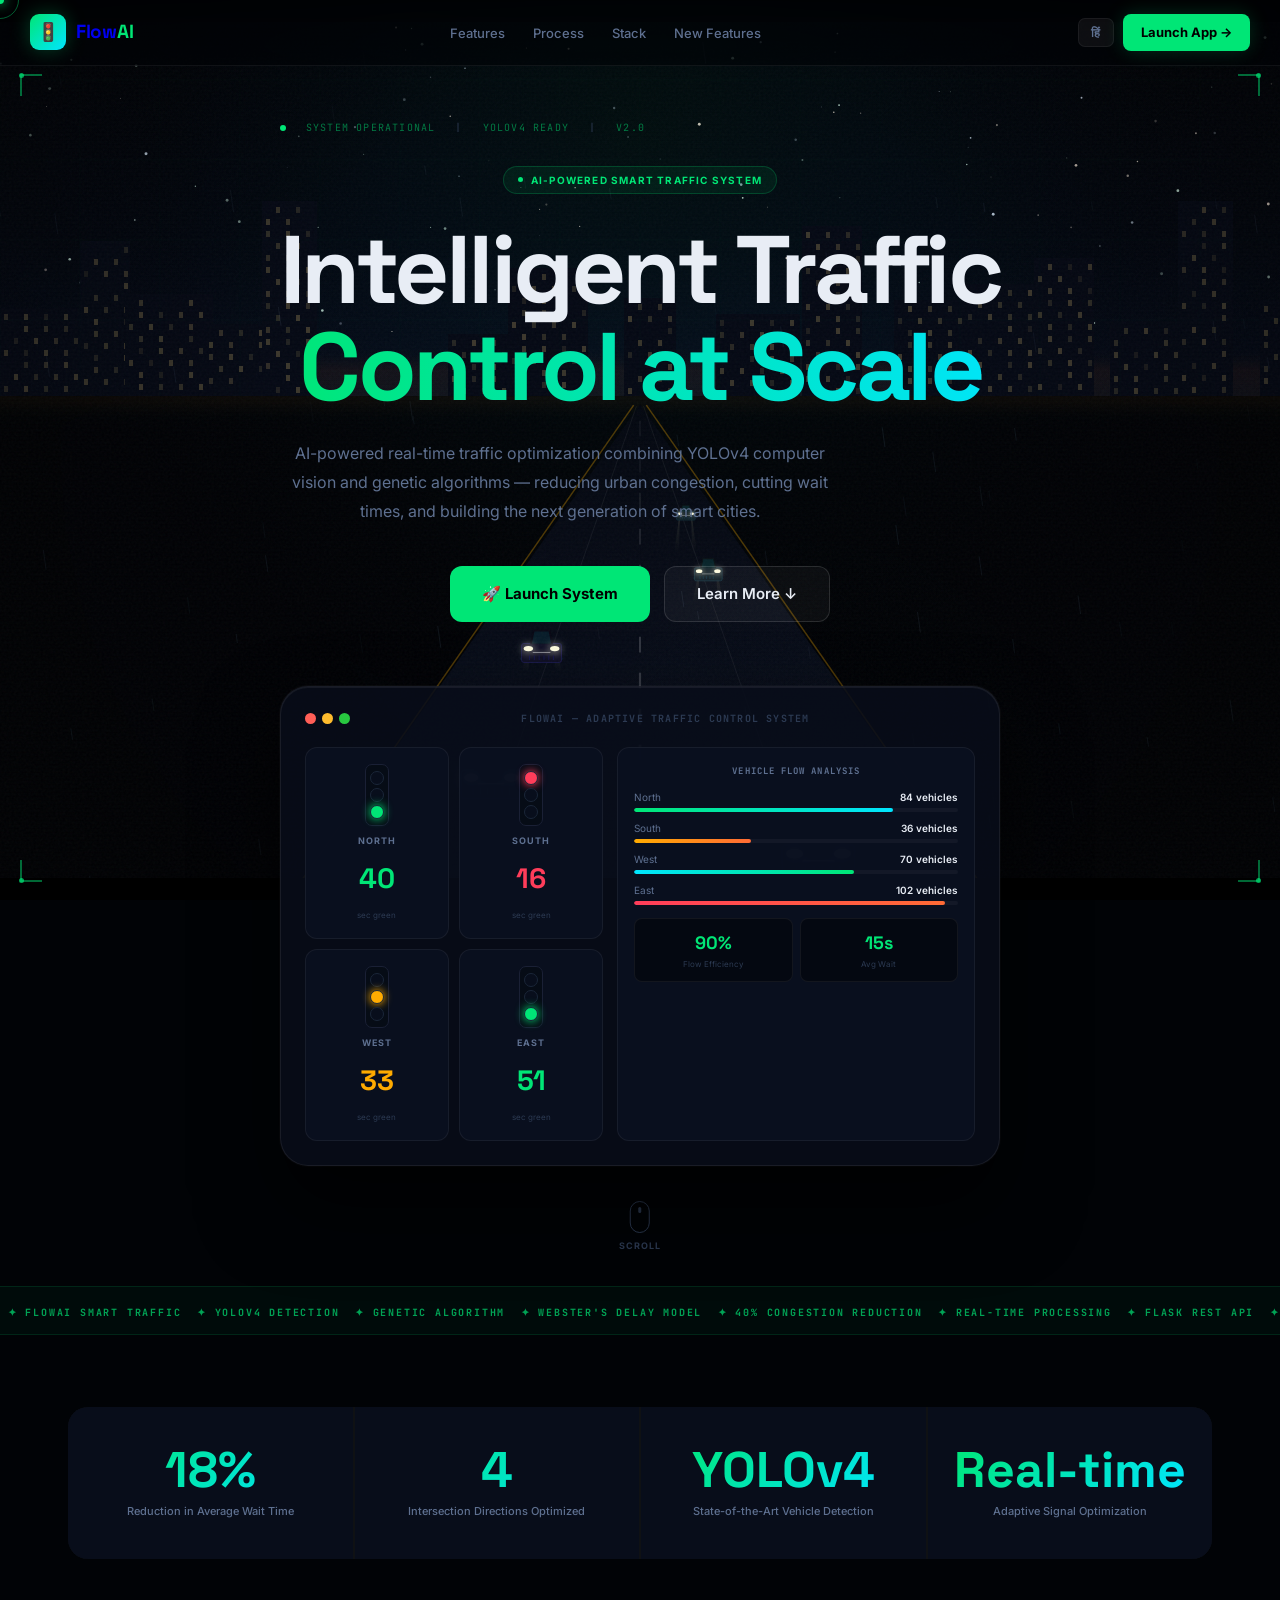
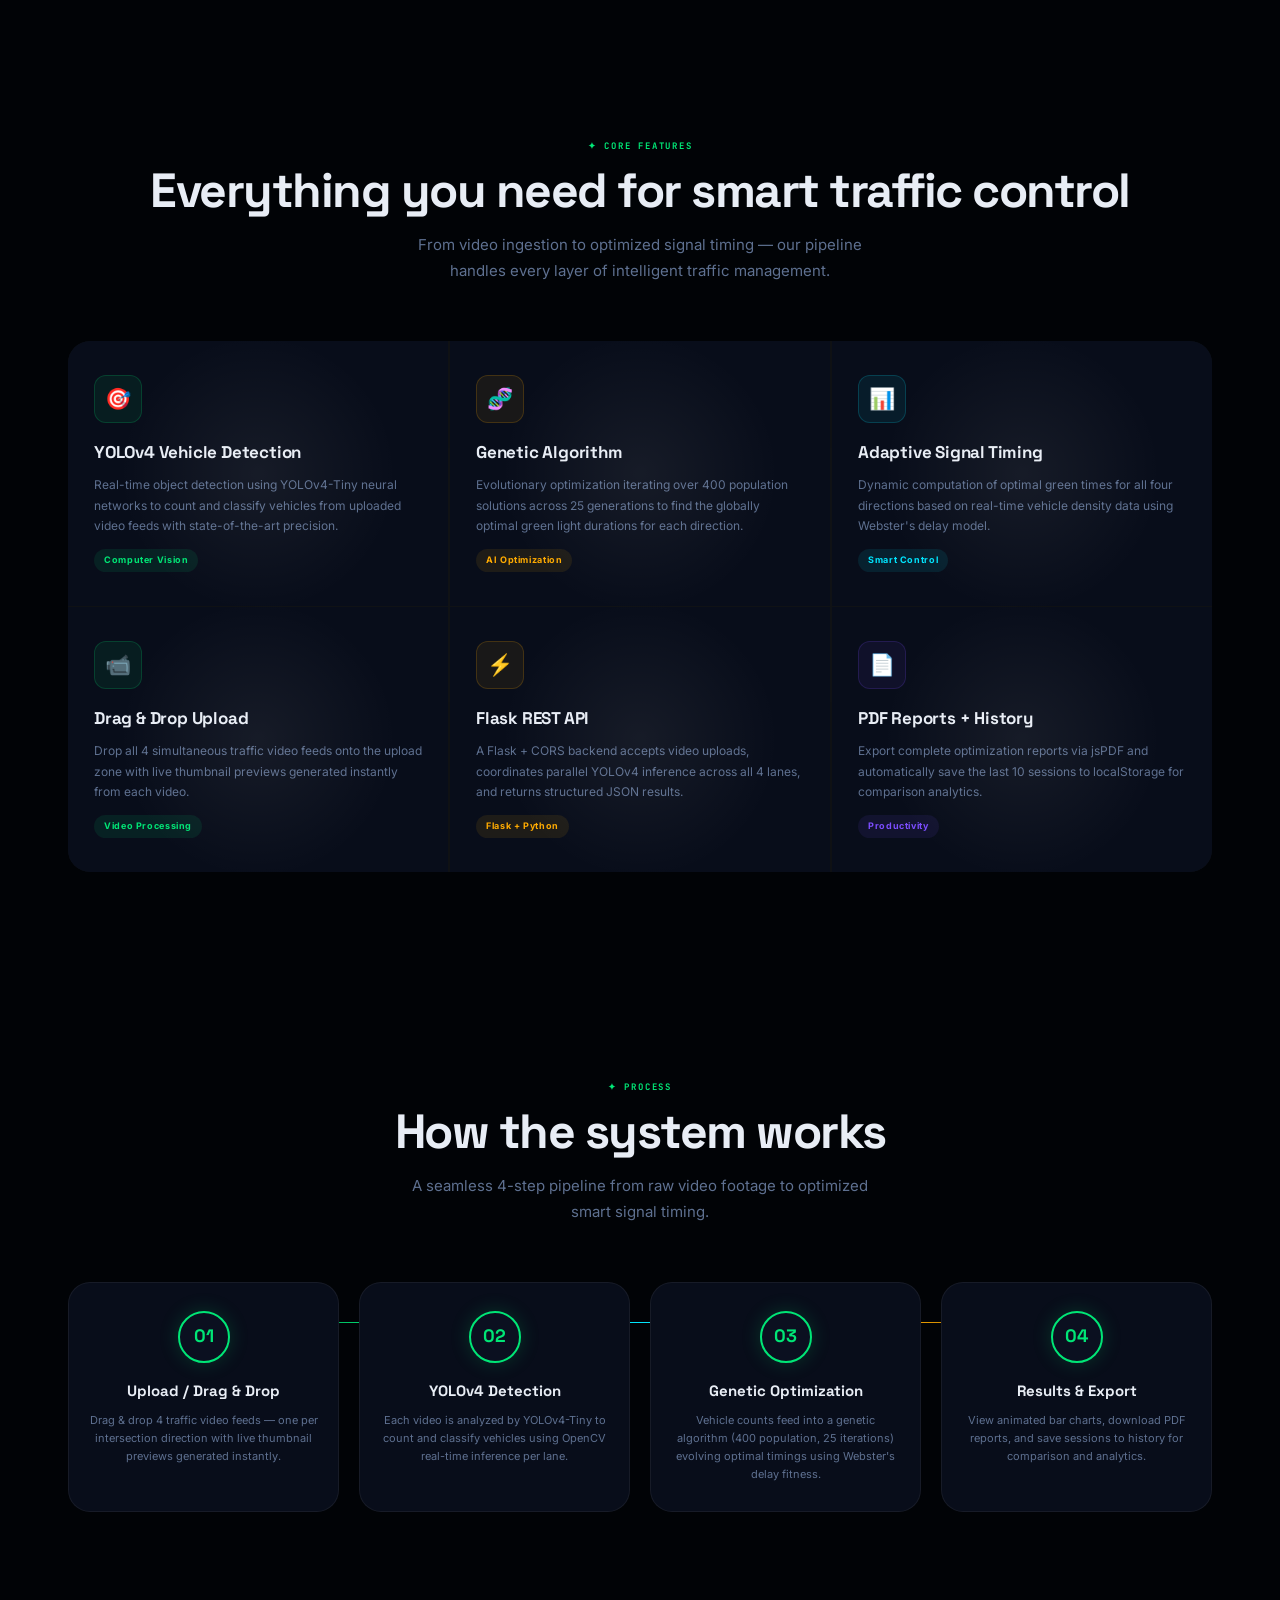
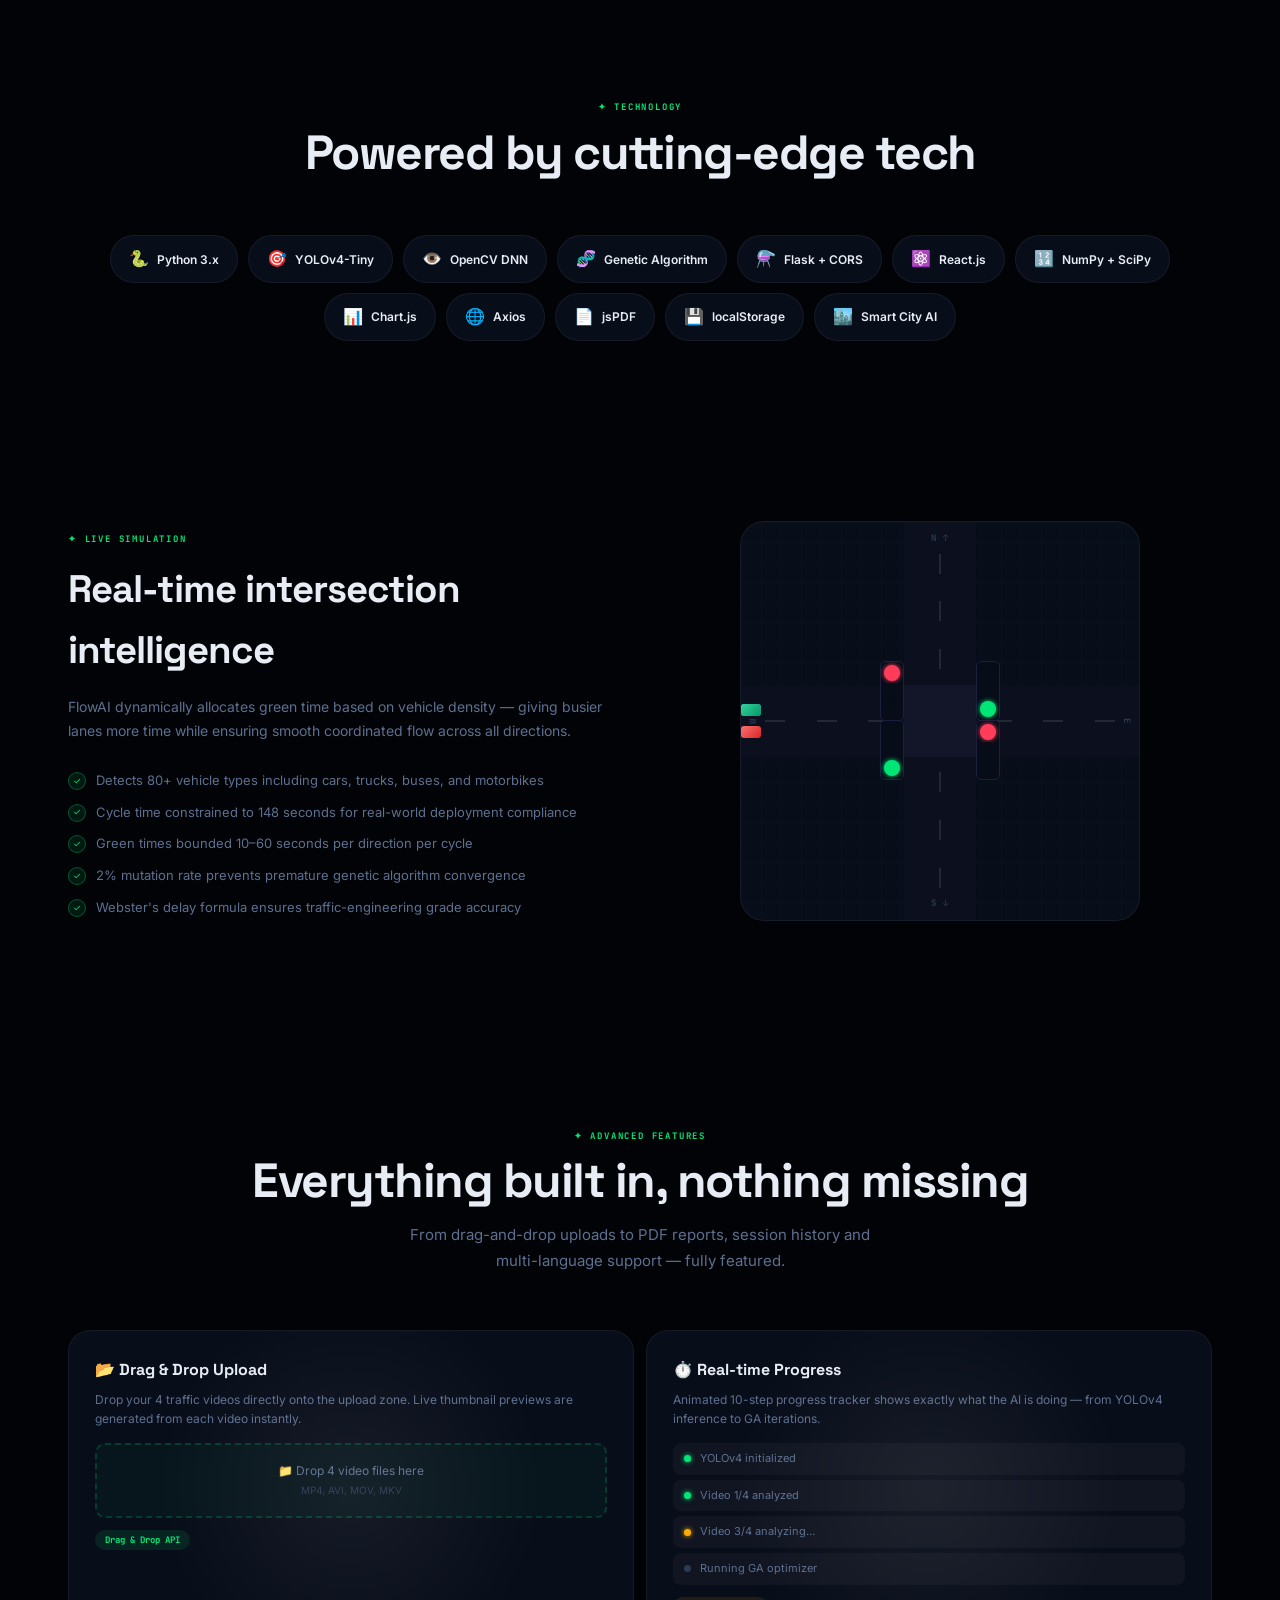
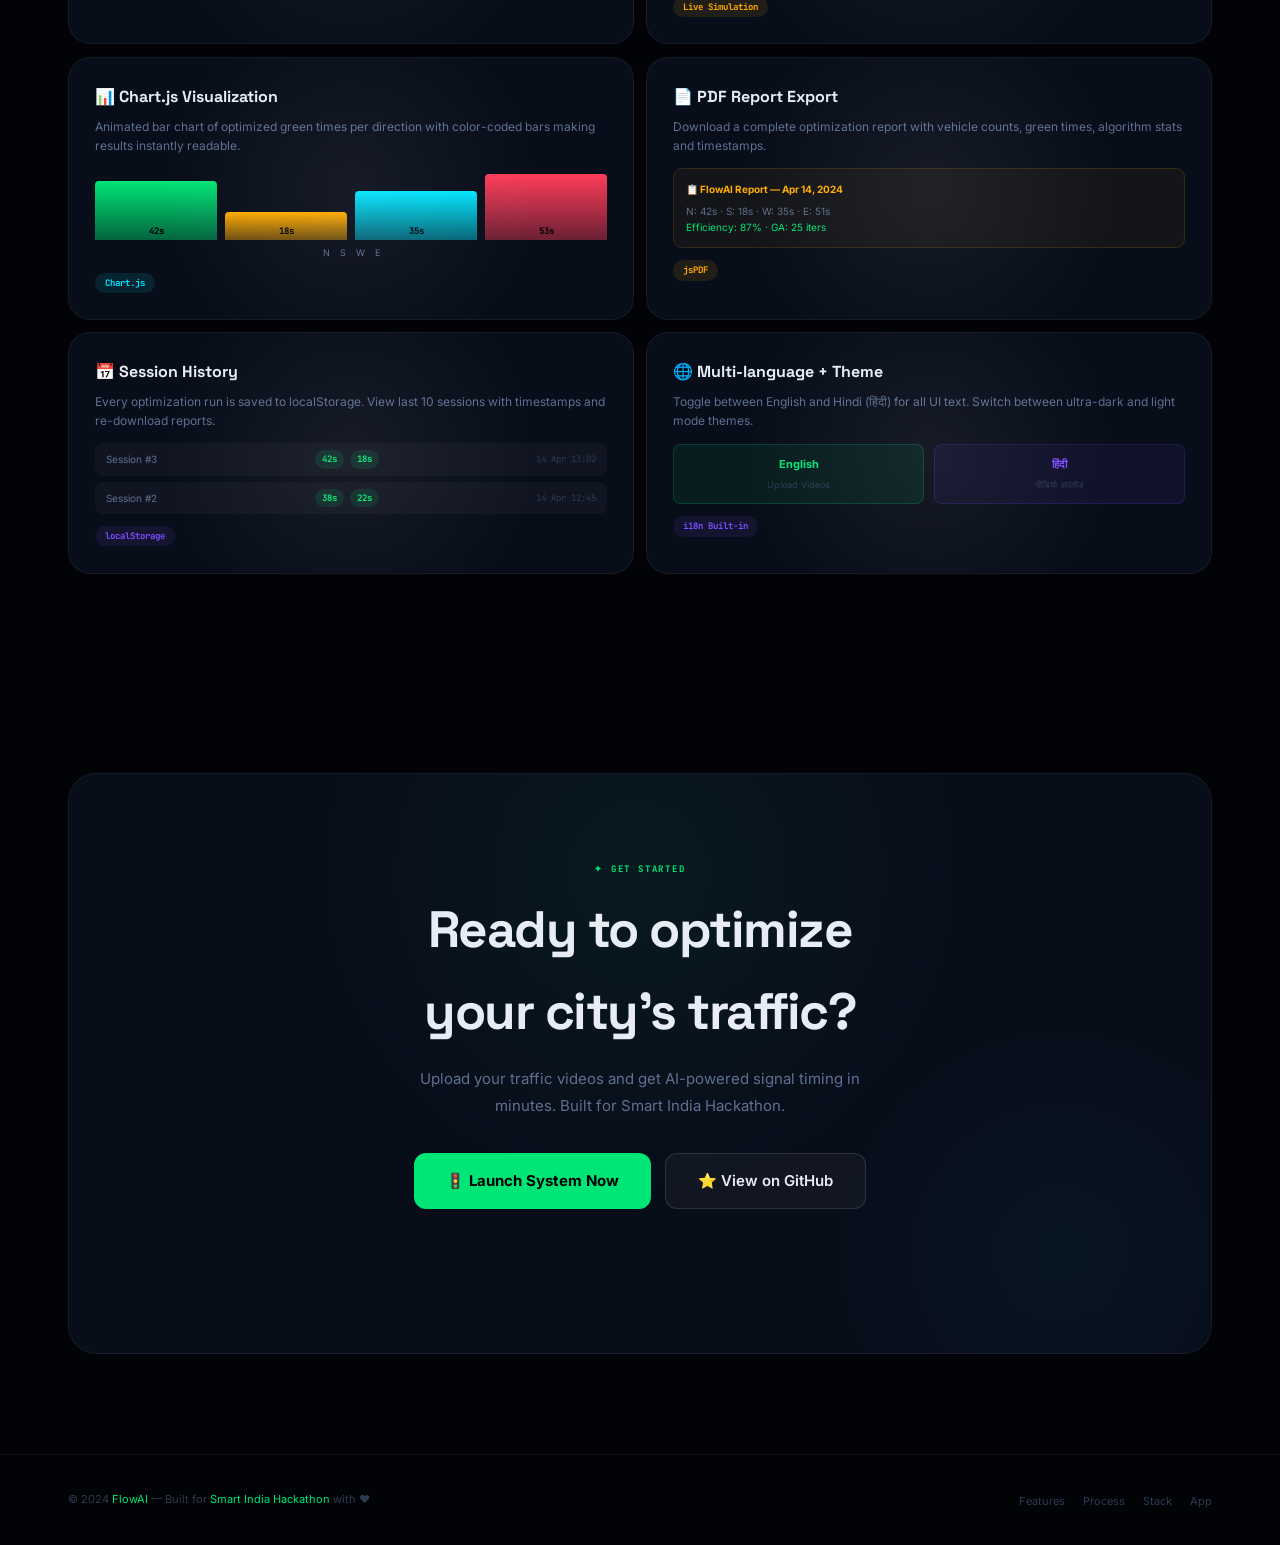
<file: frontend/public/landing.html>
<!DOCTYPE html>
<html lang="en">

<head>
  <meta charset="UTF-8" />
  <meta name="viewport" content="width=device-width, initial-scale=1.0" />
  <meta name="description"
    content="FlowAI — Smart Adaptive Traffic Management powered by YOLOv4 and Genetic Algorithms" />
  <title>FlowAI — Smart Adaptive Traffic Management</title>
  <link rel="preconnect" href="https://fonts.googleapis.com" />
  <link rel="preconnect" href="https://fonts.gstatic.com" crossorigin />
  <link href="https://fonts.googleapis.com/css2?family=Inter:wght@300;400;500;600;700;800;900&family=Space+Grotesk:wght@300;400;500;600;700&family=JetBrains+Mono:wght@400;700&display=swap" rel="stylesheet" />

  <style>
    :root {
      --g: #00e676; --g2: #00c853; --gd: rgba(0,230,118,0.15);
      --a: #ffab00; --r: #ff3d5a; --c: #00e5ff; --p: #7c4dff;
      --bg: #010306; --s1: #080d1a; --s2: #0b1020;
      --tx: #e8edf5; --mt: #5e7090; --dm: #2c3a52;
      --br: rgba(255,255,255,0.06);
      --f: 0.18s cubic-bezier(.4,0,.2,1);
      --m: 0.38s cubic-bezier(.4,0,.2,1);
    }
    *,*::before,*::after{box-sizing:border-box;margin:0;padding:0}
    html{scroll-behavior:smooth;cursor:none}
    body{font-family:'Inter',sans-serif;background:var(--bg);color:var(--tx);overflow-x:hidden;line-height:1.6}
    ::selection{background:rgba(0,230,118,.18);color:var(--g)}

    /* ─── CUSTOM CURSOR ─── */
    .cur-dot{
      width:8px;height:8px;background:var(--g);border-radius:50%;
      position:fixed;top:0;left:0;pointer-events:none;z-index:9999;
      transform:translate(-50%,-50%);
      box-shadow:0 0 12px var(--g),0 0 24px rgba(0,230,118,.3);
      transition:transform .05s ease,background .15s;
    }

    .cur-ring {
      width: 38px;
      height: 38px;
      border-radius: 50%;
      border: 1.5px solid rgba(0, 230, 118, .4);
      position: fixed;
      top: 0;
      left: 0;
      pointer-events: none;
      z-index: 9999;
      transform: translate(-50%, -50%);
      transition: transform .12s ease, width .22s, height .22s, border-color .2s, opacity .2s;
    }

    .cur-dot.clicked {
      transform: translate(-50%, -50%) scale(2);
      background: #fff
    }

    .cur-ring.hov {
      width: 56px;
      height: 56px;
      border-color: rgba(0, 230, 118, .7)
    }

    .cur-ring.hov-text {
      width: 80px;
      height: 80px;
      border-color: rgba(0, 229, 255, .5);
      background: rgba(0, 229, 255, .04)
    }

    /* ─── CANVAS ─── */
    #scv {
      position: fixed;
      top: 0;
      left: 0;
      width: 100%;
      height: 100%;
      z-index: 0;
      pointer-events: none
    }

    /* ─── FILM GRAIN ─── */
    .noise {
      position: fixed;
      inset: 0;
      z-index: 2;
      pointer-events: none;
      background-image: url("data:image/svg+xml,%3Csvg viewBox='0 0 512 512' xmlns='http://www.w3.org/2000/svg'%3E%3Cfilter id='n'%3E%3CfeTurbulence type='fractalNoise' baseFrequency='0.72' numOctaves='4' stitchTiles='stitch'/%3E%3C/filter%3E%3Crect width='100%25' height='100%25' filter='url(%23n)'/%3E%3C/svg%3E");
      opacity: .038;
      animation: noiseA .09s steps(1) infinite;
    }

    @keyframes noiseA {
      0% {
        background-position: 0 0
      }

      20% {
        background-position: -15px 10px
      }

      40% {
        background-position: 8px -12px
      }

      60% {
        background-position: -6px 18px
      }

      80% {
        background-position: 14px -5px
      }

      100% {
        background-position: -10px 8px
      }
    }

    /* ─── CINEMATIC LETTERBOX BARS ─── */
    .film-bar {
      position: fixed;
      left: 0;
      right: 0;
      z-index: 3;
      pointer-events: none;
      background: #000;
      transition: height .6s ease
    }

    .film-bar.top {
      top: 0;
      height: 0px
    }

    .film-bar.bot {
      bottom: 0;
      height: 0px
    }

    .film-bar.active.top,
    .film-bar.active.bot {
      height: 22px
    }

    /* ─── SCROLL PROGRESS ─── */
    .spbar {
      position: fixed;
      top: 0;
      left: 0;
      height: 2px;
      z-index: 200;
      background: linear-gradient(90deg, var(--g), var(--c), var(--a), var(--g));
      background-size: 300% 100%;
      width: 0%;
      transition: width .15s linear;
      animation: sbShimmer 3s linear infinite;
    }

    @keyframes sbShimmer {
      0% {
        background-position: 0%
      }

      100% {
        background-position: 300%
      }
    }

    /* ─── SCAN LINES ─── */
    body::after {
      content: '';
      position: fixed;
      inset: 0;
      background: repeating-linear-gradient(0deg, transparent 0, transparent 3px, rgba(0, 0, 0, .012) 3px, rgba(0, 0, 0, .012) 4px);
      pointer-events: none;
      z-index: 1;
    }

    /* ─── LAYOUT ─── */
    .wrap {
      max-width: 1200px;
      margin: 0 auto;
      padding: 0 28px;
      position: relative;
      z-index: 5
    }

    section {
      position: relative;
      z-index: 5
    }

    /* ─── NAVBAR ─── */
    .nav {
      position: fixed;
      top: 0;
      left: 0;
      right: 0;
      z-index: 100;
      padding: 14px 30px;
      display: flex;
      align-items: center;
      justify-content: space-between;
      gap: 16px;
      background: rgba(1, 3, 6, 0.5);
      backdrop-filter: blur(32px);
      -webkit-backdrop-filter: blur(32px);
      border-bottom: 1px solid var(--br);
      transition: background var(--m);
    }

    .nav.stuck {
      background: rgba(1, 3, 6, .92)
    }

    .logo {
      display: flex;
      align-items: center;
      gap: 10px;
      text-decoration: none
    }

    .logo-icon {
      width: 36px;
      height: 36px;
      background: linear-gradient(135deg, var(--g), var(--c));
      border-radius: 9px;
      display: flex;
      align-items: center;
      justify-content: center;
      font-size: 18px;
      box-shadow: 0 0 20px rgba(0, 230, 118, .28);
    }

    .logo-name {
      font-family: 'Space Grotesk', sans-serif;
      font-size: 19px;
      font-weight: 700;
      letter-spacing: -.3px
    }

    .logo-name em {
      color: var(--g);
      font-style: normal
    }

    .nav-links {
      display: flex;
      align-items: center;
      gap: 2px;
      list-style: none
    }

    .nav-links a {
      font-size: 13px;
      font-weight: 500;
      color: var(--mt);
      text-decoration: none;
      padding: 7px 13px;
      border-radius: 7px;
      transition: all var(--f)
    }

    .nav-links a:hover {
      color: var(--tx);
      background: rgba(255, 255, 255, .05)
    }

    .nav-right {
      display: flex;
      gap: 9px;
      align-items: center
    }

    .lang-btn {
      font-size: 12px;
      font-weight: 700;
      letter-spacing: .06em;
      background: rgba(255, 255, 255, .05);
      border: 1px solid var(--br);
      color: var(--mt);
      padding: 6px 12px;
      border-radius: 7px;
      cursor: none;
      transition: all var(--f);
      font-family: inherit;
    }

    .lang-btn:hover {
      color: var(--g)
    }

    .nav-cta {
      background: var(--g);
      color: #000;
      font-weight: 700;
      font-size: 13px;
      padding: 8px 18px;
      border-radius: 8px;
      text-decoration: none;
      transition: all var(--f);
      box-shadow: 0 0 20px rgba(0, 230, 118, .2);
    }

    .nav-cta:hover {
      background: var(--g2);
      box-shadow: 0 4px 22px rgba(0, 230, 118, .35);
      transform: translateY(-1px)
    }

    /* ─── HERO ─── */
    .hero {
      min-height: 100vh;
      display: flex;
      flex-direction: column;
      align-items: center;
      justify-content: center;
      text-align: center;
      padding: 120px 24px 120px;
      position: relative;
      z-index: 5;
    }

    /* HUD corners */
    .hud-corner {
      position: fixed;
      width: 22px;
      height: 22px;
      z-index: 6;
      border-color: rgba(0, 230, 118, .45);
      border-style: solid;
      pointer-events: none;
      transition: all .8s ease
    }

    .hud-corner.tl {
      top: 74px;
      left: 20px;
      border-width: 2px 0 0 2px
    }

    .hud-corner.tr {
      top: 74px;
      right: 20px;
      border-width: 2px 2px 0 0
    }

    .hud-corner.bl {
      bottom: 18px;
      left: 20px;
      border-width: 0 0 2px 2px
    }

    .hud-corner.br {
      bottom: 18px;
      right: 20px;
      border-width: 0 2px 2px 0
    }

    .hud-corner::before {
      content: '';
      position: absolute;
      width: 5px;
      height: 5px;
      background: var(--g);
      border-radius: 50%;
      opacity: .7;
      animation: hudBlink 2s ease infinite;
    }

    .hud-corner.tl::before {
      top: -3px;
      left: -3px
    }

    .hud-corner.tr::before {
      top: -3px;
      right: -3px
    }

    .hud-corner.bl::before {
      bottom: -3px;
      left: -3px
    }

    .hud-corner.br::before {
      bottom: -3px;
      right: -3px
    }

    @keyframes hudBlink {

      0%,
      100% {
        opacity: .7
      }

      50% {
        opacity: .2
      }
    }

    /* System status bar */
    .sys-status {
      display: flex;
      align-items: center;
      gap: 20px;
      font-family: 'JetBrains Mono', monospace;
      font-size: 10px;
      color: rgba(0, 230, 118, .5);
      letter-spacing: .12em;
      text-transform: uppercase;
      margin-bottom: 28px;
      animation: up .6s ease backwards;
    }

    .sys-dot {
      width: 6px;
      height: 6px;
      background: var(--g);
      border-radius: 50%;
      animation: sysBlink 1.5s ease infinite
    }

    @keyframes sysBlink {

      0%,
      100% {
        opacity: 1;
        box-shadow: 0 0 0 0 var(--g)
      }

      70% {
        opacity: .3;
        box-shadow: 0 0 0 6px transparent
      }
    }

    .sys-sep {
      color: var(--dm)
    }

    .badge {
      display: inline-flex;
      align-items: center;
      gap: 8px;
      background: rgba(0, 230, 118, .07);
      border: 1px solid rgba(0, 230, 118, .2);
      color: var(--g);
      border-radius: 100px;
      font-size: 10px;
      font-weight: 700;
      letter-spacing: .12em;
      text-transform: uppercase;
      padding: 5px 14px;
      margin-bottom: 28px;
      animation: up .6s .05s ease backwards;
    }

    .badge-dot {
      width: 5px;
      height: 5px;
      background: var(--g);
      border-radius: 50%;
      animation: sysBlink 1.4s ease infinite
    }

    /* GLITCH hero title */
    .hero-h1 {
      font-family: 'Space Grotesk', sans-serif;
      font-size: clamp(44px, 7.5vw, 96px);
      font-weight: 800;
      line-height: 1.02;
      letter-spacing: -3.5px;
      margin-bottom: 22px;
      animation: up .7s .1s ease backwards;
      position: relative;
    }

    .hero-h1 .l1 {
      display: block;
      color: var(--tx)
    }

    .hero-h1 .l2 {
      display: block;
      background: linear-gradient(90deg, var(--g) 0%, var(--c) 35%, var(--a) 70%, var(--g) 100%);
      background-size: 300% 100%;
      background-clip: text;
      -webkit-background-clip: text;
      -webkit-text-fill-color: transparent;
      animation: shimmer 5s linear infinite, up .7s .14s ease backwards;
    }

    @keyframes shimmer {
      0% {
        background-position: 0%
      }

      100% {
        background-position: 300%
      }
    }

    .hero-h1::before {
      content: attr(data-text);
      position: absolute;
      top: 0;
      left: 0;
      right: 0;
      color: var(--g);
      animation: glitch1 8s ease infinite;
      clip-path: polygon(0 0, 100% 0, 100% 100%, 0 100%);
      mix-blend-mode: screen;
      opacity: 0;
      pointer-events: none;
    }

    .hero-h1::after {
      content: attr(data-text);
      position: absolute;
      top: 0;
      left: 0;
      right: 0;
      color: var(--c);
      animation: glitch2 8s ease infinite;
      mix-blend-mode: screen;
      opacity: 0;
      pointer-events: none;
    }

    @keyframes glitch1 {

      0%,
      88%,
      100% {
        opacity: 0;
        clip-path: none;
        transform: none
      }

      89% {
        opacity: .9;
        clip-path: polygon(0 22%, 100% 22%, 100% 36%, 0 36%);
        transform: translate(-4px, 0)
      }

      90% {
        clip-path: polygon(0 58%, 100% 58%, 100% 72%, 0 72%);
        transform: translate(4px, 0)
      }

      91% {
        opacity: 0
      }
    }

    @keyframes glitch2 {

      0%,
      90%,
      100% {
        opacity: 0;
        clip-path: none;
        transform: none
      }

      91% {
        opacity: .7;
        clip-path: polygon(0 42%, 100% 42%, 100% 50%, 0 50%);
        transform: translate(3px, 0)
      }

      92% {
        clip-path: polygon(0 62%, 100% 62%, 100% 70%, 0 70%);
        transform: translate(-3px, 0)
      }

      93% {
        opacity: 0
      }
    }

    .hero-sub {
      max-width: 560px;
      font-size: 16px;
      color: var(--mt);
      line-height: 1.8;
      margin-bottom: 40px;
      animation: up .7s .2s ease backwards;
    }

    .hero-btns {
      display: flex;
      gap: 14px;
      justify-content: center;
      flex-wrap: wrap;
      margin-bottom: 64px;
      animation: up .7s .26s ease backwards;
    }

    /* MAGNETIC BUTTONS */
    .btn-primary {
      display: inline-flex;
      align-items: center;
      gap: 9px;
      background: var(--g);
      color: #000;
      font-weight: 700;
      font-size: 15px;
      padding: 15px 32px;
      border-radius: 12px;
      text-decoration: none;
      border: none;
      cursor: none;
      transition: background var(--f), box-shadow var(--f);
      box-shadow: 0 0 0 0 rgba(0, 230, 118, .3);
      position: relative;
      overflow: hidden;
    }

    .btn-primary::before {
      content: '';
      position: absolute;
      inset: 0;
      background: linear-gradient(135deg, rgba(255, 255, 255, .15), transparent);
      opacity: 0;
      transition: opacity var(--f);
    }

    .btn-primary:hover {
      background: var(--g2);
      box-shadow: 0 0 40px rgba(0, 230, 118, .4)
    }

    .btn-primary:hover::before {
      opacity: 1
    }

    .btn-secondary {
      display: inline-flex;
      align-items: center;
      gap: 9px;
      background: rgba(255, 255, 255, .04);
      border: 1px solid rgba(255, 255, 255, .12);
      color: var(--tx);
      font-weight: 600;
      font-size: 15px;
      padding: 15px 32px;
      border-radius: 12px;
      text-decoration: none;
      cursor: none;
      transition: all var(--f);
      font-family: inherit;
      position: relative;
      overflow: hidden;
    }

    .btn-secondary:hover {
      background: rgba(255, 255, 255, .08);
      border-color: rgba(255, 255, 255, .22)
    }

    /* Hero dashboard */
    .hdash {
      width: 100%;
      max-width: 900px;
      margin: 0 auto;
      animation: up .9s .35s ease backwards;
    }

    .hdash-card {
      background: rgba(8, 13, 26, 0.88);
      border: 1px solid rgba(255, 255, 255, .07);
      border-radius: 28px;
      padding: 24px;
      backdrop-filter: blur(24px);
      -webkit-backdrop-filter: blur(24px);
      box-shadow: 0 40px 80px rgba(0, 0, 0, .7), 0 0 0 1px rgba(255, 255, 255, .03), inset 0 1px 0 rgba(255, 255, 255, .06);
    }

    .mac-bar {
      display: flex;
      align-items: center;
      gap: 6px;
      margin-bottom: 20px
    }

    .mac {
      width: 11px;
      height: 11px;
      border-radius: 50%
    }

    .mac.r {
      background: #ff5f57
    }

    .mac.y {
      background: #febc2e
    }

    .mac.g {
      background: #28c840
    }

    .mac-title {
      flex: 1;
      text-align: center;
      font-size: 10px;
      font-weight: 700;
      color: var(--dm);
      letter-spacing: .12em;
      text-transform: uppercase;
      font-family: 'JetBrains Mono', monospace
    }

    .hdash-inner {
      display: grid;
      grid-template-columns: 1fr 1.2fr;
      gap: 14px
    }

    /* Signal cards */
    .sigs {
      display: grid;
      grid-template-columns: 1fr 1fr;
      gap: 10px
    }

    .sig {
      background: rgba(11, 16, 32, .9);
      border: 1px solid var(--br);
      border-radius: 12px;
      padding: 16px 12px;
      display: flex;
      flex-direction: column;
      align-items: center;
      gap: 8px;
      transition: all var(--m);
    }

    .sig:hover {
      border-color: rgba(0, 230, 118, .3);
      transform: translateY(-2px);
      box-shadow: 0 8px 24px rgba(0, 0, 0, .4)
    }

    .sig-box {
      background: #060c16;
      border: 1px solid #1a2035;
      border-radius: 7px;
      padding: 6px 4px;
      display: flex;
      flex-direction: column;
      gap: 3px
    }

    .sb {
      width: 14px;
      height: 14px;
      border-radius: 50%;
      background: #080e1c;
      border: 1px solid #1a2638
    }

    .sb.g {
      background: var(--g);
      box-shadow: 0 0 10px var(--g);
      animation: sgGlow 1.2s ease infinite
    }

    .sb.r {
      background: var(--r);
      box-shadow: 0 0 8px var(--r)
    }

    .sb.y {
      background: var(--a);
      box-shadow: 0 0 8px var(--a)
    }

    @keyframes sgGlow {

      0%,
      100% {
        box-shadow: 0 0 8px var(--g), 0 0 16px rgba(0, 230, 118, .3)
      }

      50% {
        box-shadow: 0 0 14px var(--g), 0 0 28px rgba(0, 230, 118, .5)
      }
    }

    .sig-dir {
      font-size: 9px;
      font-weight: 700;
      letter-spacing: .12em;
      color: var(--mt);
      text-transform: uppercase
    }

    .sig-t {
      font-family: 'Space Grotesk', sans-serif;
      font-size: 28px;
      font-weight: 800;
      color: var(--g)
    }

    .sig-u {
      font-size: 8px;
      color: var(--dm)
    }

    /* Flow panel */
    .flow-p {
      background: rgba(11, 16, 32, .9);
      border: 1px solid var(--br);
      border-radius: 12px;
      padding: 16px;
      display: flex;
      flex-direction: column;
      gap: 11px
    }

    .fp-hd {
      font-size: 9px;
      font-weight: 700;
      letter-spacing: .12em;
      text-transform: uppercase;
      color: var(--mt);
      font-family: 'JetBrains Mono', monospace
    }

    .fp-bars {
      display: flex;
      flex-direction: column;
      gap: 8px
    }

    .fp-bar {
      display: flex;
      flex-direction: column;
      gap: 3px
    }

    .fp-info {
      display: flex;
      justify-content: space-between;
      font-size: 10px;
      color: var(--mt)
    }

    .fp-info strong {
      color: var(--tx);
      font-size: 10px;
      font-weight: 600
    }

    .fp-tr {
      height: 4px;
      background: rgba(255, 255, 255, .04);
      border-radius: 2px;
      overflow: hidden
    }

    .fp-fill {
      height: 100%;
      border-radius: 2px;
      transform-origin: left;
      animation: barGrow 1.2s cubic-bezier(.4, 0, .2, 1) forwards
    }

    @keyframes barGrow {
      from {
        transform: scaleX(0)
      }

      to {
        transform: scaleX(1)
      }
    }

    .fp-fill.g {
      background: linear-gradient(90deg, var(--g), var(--c))
    }

    .fp-fill.a {
      background: linear-gradient(90deg, var(--a), #ff6b35);
      animation-delay: .1s
    }

    .fp-fill.c {
      background: linear-gradient(90deg, var(--c), var(--g));
      animation-delay: .05s
    }

    .fp-fill.r {
      background: linear-gradient(90deg, var(--r), #ff6b35);
      animation-delay: .18s
    }

    .fp-metrics {
      display: grid;
      grid-template-columns: 1fr 1fr;
      gap: 7px;
      margin-top: 2px
    }

    .fp-m {
      background: rgba(4, 7, 14, .8);
      border: 1px solid var(--br);
      border-radius: 8px;
      padding: 10px
    }

    .fp-mn {
      font-family: 'Space Grotesk', sans-serif;
      font-size: 18px;
      font-weight: 700;
      color: var(--g)
    }

    .fp-ml {
      font-size: 8px;
      color: var(--dm)
    }

    /* Scroll hint */
    .scroll-hint {
      position: absolute;
      bottom: 32px;
      left: 50%;
      transform: translateX(-50%);
      display: flex;
      flex-direction: column;
      align-items: center;
      gap: 6px;
      font-size: 9px;
      font-weight: 700;
      letter-spacing: .12em;
      text-transform: uppercase;
      color: var(--dm);
      animation: floatY 2.2s ease infinite;
    }

    .sw {
      width: 20px;
      height: 32px;
      border: 1.5px solid var(--dm);
      border-radius: 10px;
      position: relative
    }

    .sw::before {
      content: '';
      position: absolute;
      top: 5px;
      left: 50%;
      transform: translateX(-50%);
      width: 3px;
      height: 6px;
      background: var(--dm);
      border-radius: 1.5px;
      animation: swDot 2.2s ease infinite
    }

    @keyframes swDot {
      0% {
        transform: translateX(-50%) translateY(0);
        opacity: 1
      }

      100% {
        transform: translateX(-50%) translateY(11px);
        opacity: 0
      }
    }

    @keyframes floatY {

      0%,
      100% {
        transform: translateX(-50%) translateY(0)
      }

      50% {
        transform: translateX(-50%) translateY(5px)
      }
    }

    @keyframes up {
      from {
        opacity: 0;
        transform: translateY(22px)
      }

      to {
        opacity: 1;
        transform: translateY(0)
      }
    }

    /* ─── TICKER ─── */
    .ticker-wrap {
      overflow: hidden;
      padding: 11px 0;
      z-index: 5;
      position: relative;
      border-top: 1px solid rgba(0, 230, 118, .12);
      border-bottom: 1px solid rgba(0, 230, 118, .12);
      background: rgba(0, 230, 118, .04);
    }

    .ticker {
      white-space: nowrap;
      display: inline-block;
      font-size: 10px;
      font-weight: 700;
      letter-spacing: .18em;
      text-transform: uppercase;
      color: rgba(0, 230, 118, .7);
      font-family: 'JetBrains Mono', monospace;
      animation: tickerRoll 30s linear infinite;
    }

    @keyframes tickerRoll {
      from {
        transform: translateX(0)
      }

      to {
        transform: translateX(-50%)
      }
    }

    /* ─── STATS ─── */
    .stats-sec {
      padding: 72px 0
    }

    .stats-g {
      display: grid;
      grid-template-columns: repeat(4, 1fr);
      gap: 2px;
      background: var(--br);
      border-radius: 20px;
      overflow: hidden;
    }

    .stat-c {
      background: var(--s1);
      padding: 38px 24px;
      text-align: center;
      transition: background var(--f);
      cursor: default;
    }

    .stat-c:hover {
      background: var(--s2)
    }

    .stat-n {
      font-family: 'Space Grotesk', sans-serif;
      font-size: 50px;
      font-weight: 800;
      line-height: 1;
      background: linear-gradient(135deg, var(--g), var(--c));
      background-clip: text;
      -webkit-background-clip: text;
      -webkit-text-fill-color: transparent;
      margin-bottom: 8px;
    }

    .stat-l {
      font-size: 11px;
      color: var(--mt);
      font-weight: 500
    }

    /* ─── SECTION HEADER ─── */
    .sh {
      text-align: center;
      margin-bottom: 56px
    }

    .sh-tag {
      display: inline-block;
      font-size: 9px;
      font-weight: 700;
      letter-spacing: .2em;
      text-transform: uppercase;
      color: var(--g);
      margin-bottom: 12px;
      font-family: 'JetBrains Mono', monospace
    }

    .sh-title {
      font-family: 'Space Grotesk', sans-serif;
      font-size: clamp(28px, 4vw, 48px);
      font-weight: 800;
      letter-spacing: -1.5px;
      line-height: 1.1;
      margin-bottom: 14px
    }

    .sh-desc {
      font-size: 15px;
      color: var(--mt);
      max-width: 480px;
      margin: 0 auto;
      line-height: 1.75
    }

    /* ─── FEATURES 3D TILT CARDS ─── */
    .feat-sec {
      padding: 100px 0
    }

    .feat-g {
      display: grid;
      grid-template-columns: repeat(3, 1fr);
      gap: 2px;
      background: var(--br);
      border-radius: 22px;
      overflow: hidden
    }

    .tilt-card {
      background: var(--s1);
      padding: 34px 26px;
      position: relative;
      overflow: hidden;
      transition: background var(--f);
      cursor: none;
      transform-style: preserve-3d;
      will-change: transform;
    }

    .tilt-card:hover {
      background: var(--s2)
    }

    .card-shine {
      position: absolute;
      inset: 0;
      background: radial-gradient(circle at 50% 50%, rgba(255, 255, 255, .06), transparent 60%);
      pointer-events: none;
      transition: background .1s;
    }

    .tilt-card::before {
      content: '';
      position: absolute;
      top: 0;
      left: 0;
      width: 100%;
      height: 1.5px;
      background: linear-gradient(90deg, transparent, var(--g), transparent);
      transform: translateX(-110%);
      transition: transform .5s ease;
    }

    .tilt-card:hover::before {
      transform: translateX(110%)
    }

    .feat-icon {
      width: 48px;
      height: 48px;
      border-radius: 12px;
      display: flex;
      align-items: center;
      justify-content: center;
      font-size: 21px;
      margin-bottom: 16px;
      border: 1px solid;
      transition: all var(--m)
    }

    .feat-icon.g {
      background: rgba(0, 230, 118, .07);
      border-color: rgba(0, 230, 118, .18)
    }

    .feat-icon.a {
      background: rgba(255, 171, 0, .07);
      border-color: rgba(255, 171, 0, .18)
    }

    .feat-icon.c {
      background: rgba(0, 229, 255, .07);
      border-color: rgba(0, 229, 255, .18)
    }

    .feat-icon.p {
      background: rgba(124, 77, 255, .07);
      border-color: rgba(124, 77, 255, .18)
    }

    .tilt-card:hover .feat-icon.g {
      background: rgba(0, 230, 118, .15);
      box-shadow: 0 0 18px rgba(0, 230, 118, .15)
    }

    .tilt-card:hover .feat-icon.a {
      background: rgba(255, 171, 0, .15);
      box-shadow: 0 0 18px rgba(255, 171, 0, .18)
    }

    .tilt-card:hover .feat-icon.c {
      background: rgba(0, 229, 255, .15);
      box-shadow: 0 0 18px rgba(0, 229, 255, .18)
    }

    .tilt-card:hover .feat-icon.p {
      background: rgba(124, 77, 255, .15);
      box-shadow: 0 0 18px rgba(124, 77, 255, .18)
    }

    .feat-title {
      font-family: 'Space Grotesk', sans-serif;
      font-size: 17px;
      font-weight: 700;
      margin-bottom: 9px;
      letter-spacing: -.2px
    }

    .feat-desc {
      font-size: 12px;
      color: var(--mt);
      line-height: 1.7
    }

    .feat-tag {
      display: inline-block;
      margin-top: 13px;
      font-size: 9px;
      font-weight: 700;
      letter-spacing: .07em;
      padding: 4px 10px;
      border-radius: 100px
    }

    .feat-tag.g {
      background: rgba(0, 230, 118, .09);
      color: var(--g)
    }

    .feat-tag.a {
      background: rgba(255, 171, 0, .09);
      color: var(--a)
    }

    .feat-tag.c {
      background: rgba(0, 229, 255, .09);
      color: var(--c)
    }

    .feat-tag.p {
      background: rgba(124, 77, 255, .09);
      color: var(--p)
    }

    /* ─── HOW IT WORKS ─── */
    .how-sec {
      padding: 100px 0
    }

    .steps-g {
      display: grid;
      grid-template-columns: repeat(4, 1fr);
      gap: 20px;
      position: relative
    }

    .steps-g::before {
      content: '';
      position: absolute;
      top: 40px;
      left: 60px;
      right: 60px;
      height: 1px;
      background: linear-gradient(90deg, transparent, var(--g), var(--c), var(--a), transparent);
      z-index: 0
    }

    .step {
      background: var(--s1);
      border: 1px solid var(--br);
      border-radius: 22px;
      padding: 28px 20px;
      text-align: center;
      position: relative;
      z-index: 1;
      transition: all var(--m);
      cursor: none
    }

    .step:hover {
      border-color: rgba(0, 230, 118, .3);
      transform: translateY(-6px);
      box-shadow: 0 20px 40px rgba(0, 0, 0, .4), 0 0 0 1px rgba(0, 230, 118, .08)
    }

    .step-n {
      width: 52px;
      height: 52px;
      border-radius: 50%;
      background: var(--s2);
      border: 2px solid var(--g);
      display: flex;
      align-items: center;
      justify-content: center;
      margin: 0 auto 16px;
      font-family: 'Space Grotesk', sans-serif;
      font-size: 18px;
      font-weight: 800;
      color: var(--g);
      box-shadow: 0 0 20px rgba(0, 230, 118, .18)
    }

    .step-title {
      font-family: 'Space Grotesk', sans-serif;
      font-size: 15px;
      font-weight: 700;
      margin-bottom: 8px
    }

    .step-desc {
      font-size: 11px;
      color: var(--mt);
      line-height: 1.65
    }

    /* ─── TECH PILLS ─── */
    .tech-sec {
      padding: 80px 0
    }

    .pills {
      display: flex;
      flex-wrap: wrap;
      gap: 10px;
      justify-content: center;
      margin-top: 36px
    }

    .pill {
      display: flex;
      align-items: center;
      gap: 8px;
      background: var(--s1);
      border: 1px solid var(--br);
      border-radius: 100px;
      padding: 10px 18px;
      font-size: 12px;
      font-weight: 600;
      cursor: none;
      transition: all var(--f);
    }

    .pill:hover {
      border-color: var(--g);
      color: var(--g);
      background: rgba(0, 230, 118, .04);
      transform: translateY(-3px);
      box-shadow: 0 8px 24px rgba(0, 0, 0, .3)
    }

    .pill-ic {
      font-size: 16px
    }

    /* ─── INTERSECTION ─── */
    .int-sec {
      padding: 100px 0
    }

    .int-wrap {
      display: grid;
      grid-template-columns: 1fr 1fr;
      gap: 56px;
      align-items: center
    }

    .int-info h3 {
      font-family: 'Space Grotesk', sans-serif;
      font-size: clamp(24px, 3vw, 40px);
      font-weight: 800;
      letter-spacing: -1px;
      margin-bottom: 14px
    }

    .int-info p {
      font-size: 14px;
      color: var(--mt);
      line-height: 1.75;
      margin-bottom: 26px
    }

    .checks {
      list-style: none;
      display: flex;
      flex-direction: column;
      gap: 11px
    }

    .checks li {
      display: flex;
      align-items: flex-start;
      gap: 10px;
      font-size: 13px;
      color: var(--mt)
    }

    .ck {
      width: 18px;
      height: 18px;
      border-radius: 50%;
      background: rgba(0, 230, 118, .1);
      border: 1px solid rgba(0, 230, 118, .3);
      display: flex;
      align-items: center;
      justify-content: center;
      color: var(--g);
      font-size: 9px;
      flex-shrink: 0;
      margin-top: 2px
    }

    .int-viz {
      aspect-ratio: 1;
      max-width: 400px;
      width: 100%;
      margin: 0 auto
    }

    .int-box {
      width: 100%;
      height: 100%;
      background: var(--s1);
      border: 1px solid var(--br);
      border-radius: 24px;
      position: relative;
      overflow: hidden
    }

    .int-rh,
    .int-rv {
      position: absolute;
      background: #0c0f1e
    }

    .int-rh {
      left: 0;
      right: 0;
      top: 50%;
      height: 72px;
      transform: translateY(-50%)
    }

    .int-rv {
      top: 0;
      bottom: 0;
      left: 50%;
      width: 72px;
      transform: translateX(-50%)
    }

    .int-c {
      position: absolute;
      top: 50%;
      left: 50%;
      width: 72px;
      height: 72px;
      background: #121628;
      transform: translate(-50%, -50%)
    }

    .ld {
      position: absolute;
      background: rgba(255, 255, 255, .1)
    }

    .ld.h {
      height: 2px;
      width: 20px;
      top: 50%;
      transform: translateY(-50%)
    }

    .ld.v {
      width: 2px;
      height: 20px;
      left: 50%;
      transform: translateX(-50%)
    }

    .isig {
      position: absolute;
      width: 24px;
      background: #070c18;
      border: 1px solid #1a2040;
      border-radius: 5px;
      padding: 3px;
      display: flex;
      flex-direction: column;
      gap: 2px
    }

    .ib {
      width: 100%;
      aspect-ratio: 1;
      border-radius: 50%;
      background: #060c18
    }

    .ib.g {
      background: var(--g);
      box-shadow: 0 0 5px var(--g)
    }

    .ib.r {
      background: var(--r);
      box-shadow: 0 0 5px var(--r)
    }

    .icar {
      position: absolute;
      border-radius: 3px
    }

    .icar.h {
      width: 20px;
      height: 12px
    }

    .icar.v {
      width: 12px;
      height: 20px
    }

    .mv-r {
      animation: cvR 4s linear infinite
    }

    .mv-l {
      animation: cvL 4s linear infinite 2s
    }

    .mv-d {
      animation: cvD 4s linear infinite 1s
    }

    .mv-u {
      animation: cvU 4s linear infinite 3s
    }

    @keyframes cvR {
      from {
        left: -30px
      }

      to {
        left: 110%
      }
    }

    @keyframes cvL {
      from {
        right: -30px
      }

      to {
        right: 110%
      }
    }

    @keyframes cvD {
      from {
        top: -30px
      }

      to {
        top: 110%
      }
    }

    @keyframes cvU {
      from {
        bottom: -30px
      }

      to {
        bottom: 110%
      }
    }

    .dlbl {
      position: absolute;
      font-size: 9px;
      font-weight: 700;
      letter-spacing: .1em;
      color: var(--dm);
      text-transform: uppercase;
      font-family: 'JetBrains Mono', monospace
    }

    /* ─── DEMO / NEW FEATURES ─── */
    .demo-sec {
      padding: 100px 0
    }

    .demo-g {
      display: grid;
      grid-template-columns: 1fr 1fr;
      gap: 12px
    }

    .demo-card {
      background: var(--s1);
      border: 1px solid var(--br);
      border-radius: 22px;
      padding: 26px;
      transition: all var(--m);
      cursor: none
    }

    .demo-card:hover {
      border-color: rgba(0, 230, 118, .22);
      transform: translateY(-4px);
      box-shadow: 0 16px 40px rgba(0, 0, 0, .5)
    }

    .demo-title {
      font-family: 'Space Grotesk', sans-serif;
      font-size: 16px;
      font-weight: 700;
      margin-bottom: 7px;
      display: flex;
      align-items: center;
      gap: 8px
    }

    .demo-desc {
      font-size: 12px;
      color: var(--mt);
      line-height: 1.65
    }

    .demo-badge {
      display: inline-block;
      font-size: 9px;
      font-weight: 700;
      padding: 3px 10px;
      border-radius: 100px;
      margin-top: 12px;
      font-family: 'JetBrains Mono', monospace
    }

    .demo-badge.g {
      background: rgba(0, 230, 118, .1);
      color: var(--g)
    }

    .demo-badge.a {
      background: rgba(255, 171, 0, .1);
      color: var(--a)
    }

    .demo-badge.c {
      background: rgba(0, 229, 255, .1);
      color: var(--c)
    }

    .demo-badge.p {
      background: rgba(124, 77, 255, .1);
      color: var(--p)
    }

    /* Progress preview */
    .pp {
      margin-top: 14px;
      display: flex;
      flex-direction: column;
      gap: 5px
    }

    .pp-step {
      display: flex;
      align-items: center;
      gap: 9px;
      padding: 7px 11px;
      border-radius: 8px;
      background: rgba(255, 255, 255, .03);
      font-size: 11px;
      color: var(--mt)
    }

    .pp-dot {
      width: 7px;
      height: 7px;
      border-radius: 50%;
      flex-shrink: 0
    }

    .pp-dot.d {
      background: var(--g);
      box-shadow: 0 0 5px var(--g)
    }

    .pp-dot.a {
      background: var(--a);
      box-shadow: 0 0 5px var(--a);
      animation: sysBlink .9s ease infinite
    }

    .pp-dot.w {
      background: var(--dm)
    }

    /* Bar chart preview */
    .chart-p {
      display: flex;
      align-items: flex-end;
      gap: 8px;
      height: 70px;
      margin-top: 14px
    }

    .cp-bar {
      flex: 1;
      border-radius: 4px 4px 0 0;
      display: flex;
      align-items: flex-end;
      justify-content: center;
      padding-bottom: 2px;
      font-size: 9px;
      font-weight: 700;
      color: #000;
      font-family: 'JetBrains Mono', monospace
    }

    .cp-bar.n {
      background: linear-gradient(180deg, var(--g), rgba(0, 230, 118, .4));
      height: 85%
    }

    .cp-bar.s {
      background: linear-gradient(180deg, var(--a), rgba(255, 171, 0, .4));
      height: 40%
    }

    .cp-bar.w {
      background: linear-gradient(180deg, var(--c), rgba(0, 229, 255, .4));
      height: 70%
    }

    .cp-bar.e {
      background: linear-gradient(180deg, var(--r), rgba(255, 61, 90, .4));
      height: 95%
    }

    /* History rows */
    .hr-rows {
      display: flex;
      flex-direction: column;
      gap: 6px;
      margin-top: 12px
    }

    .hr-row {
      display: flex;
      align-items: center;
      justify-content: space-between;
      padding: 7px 11px;
      border-radius: 8px;
      background: rgba(255, 255, 255, .03);
      font-size: 10px;
      color: var(--mt)
    }

    .hr-ts {
      font-size: 9px;
      color: var(--dm);
      font-family: 'JetBrains Mono', monospace
    }

    .hr-scores {
      display: flex;
      gap: 6px
    }

    .hr-s {
      background: rgba(0, 230, 118, .1);
      color: var(--g);
      padding: 2px 7px;
      border-radius: 100px;
      font-size: 9px;
      font-weight: 700;
      font-family: 'JetBrains Mono', monospace
    }

    /* ─── CTA ─── */
    .cta-sec {
      padding: 100px 0
    }

    .cta-box {
      background: var(--s1);
      border: 1px solid var(--br);
      border-radius: 28px;
      padding: 80px 60px;
      text-align: center;
      position: relative;
      overflow: hidden;
    }

    .cta-box::before {
      content: '';
      position: absolute;
      width: 700px;
      height: 700px;
      background: radial-gradient(circle, rgba(0, 230, 118, .06) 0%, transparent 65%);
      top: -250px;
      left: 50%;
      transform: translateX(-50%);
      pointer-events: none
    }

    .cta-box::after {
      content: '';
      position: absolute;
      width: 500px;
      height: 500px;
      background: radial-gradient(circle, rgba(0, 229, 255, .04) 0%, transparent 65%);
      bottom: -150px;
      right: -100px;
      pointer-events: none
    }

    .cta-title {
      font-family: 'Space Grotesk', sans-serif;
      font-size: clamp(30px, 4vw, 52px);
      font-weight: 800;
      letter-spacing: -1.5px;
      margin-bottom: 14px;
      position: relative;
      z-index: 1
    }

    .cta-desc {
      font-size: 15px;
      color: var(--mt);
      max-width: 440px;
      margin: 0 auto 34px;
      line-height: 1.75;
      position: relative;
      z-index: 1
    }

    /* ─── FOOTER ─── */
    .footer {
      border-top: 1px solid var(--br);
      padding: 32px 0;
      position: relative;
      z-index: 5
    }

    .foot-inner {
      display: flex;
      align-items: center;
      justify-content: space-between;
      flex-wrap: wrap;
      gap: 14px
    }

    .foot-copy {
      font-size: 11px;
      color: var(--dm)
    }

    .foot-copy span {
      color: var(--g)
    }

    .foot-links {
      display: flex;
      gap: 18px;
      list-style: none
    }

    .foot-links a {
      font-size: 11px;
      color: var(--dm);
      text-decoration: none;
      transition: color var(--f)
    }

    .foot-links a:hover {
      color: var(--tx)
    }

    /* ─── REVEAL ─── */
    .reveal {
      opacity: 0;
      transform: translateY(26px);
      transition: opacity .7s ease, transform .7s ease
    }

    .reveal.in {
      opacity: 1;
      transform: translateY(0)
    }

    .reveal-l {
      opacity: 0;
      transform: translateX(-26px);
      transition: opacity .7s ease, transform .7s ease
    }

    .reveal-l.in {
      opacity: 1;
      transform: translateX(0)
    }

    .reveal-r {
      opacity: 0;
      transform: translateX(26px);
      transition: opacity .7s ease, transform .7s ease
    }

    .reveal-r.in {
      opacity: 1;
      transform: translateX(0)
    }

    /* Stagger children */
    .stagger>* {
      opacity: 0;
      transform: translateY(20px);
      transition: opacity .6s ease, transform .6s ease
    }

    .stagger.in>*:nth-child(1) {
      opacity: 1;
      transform: none;
      transition-delay: 0s
    }

    .stagger.in>*:nth-child(2) {
      opacity: 1;
      transform: none;
      transition-delay: .09s
    }

    .stagger.in>*:nth-child(3) {
      opacity: 1;
      transform: none;
      transition-delay: .18s
    }

    .stagger.in>*:nth-child(4) {
      opacity: 1;
      transform: none;
      transition-delay: .27s
    }

    .stagger.in>*:nth-child(5) {
      opacity: 1;
      transform: none;
      transition-delay: .36s
    }

    .stagger.in>*:nth-child(6) {
      opacity: 1;
      transform: none;
      transition-delay: .45s
    }

    .stagger.in>*:nth-child(7) {
      opacity: 1;
      transform: none;
      transition-delay: .54s
    }

    .stagger.in>*:nth-child(8) {
      opacity: 1;
      transform: none;
      transition-delay: .63s
    }

    .stagger.in>*:nth-child(9) {
      opacity: 1;
      transform: none;
      transition-delay: .72s
    }

    .stagger.in>*:nth-child(10) {
      opacity: 1;
      transform: none;
      transition-delay: .81s
    }

    .stagger.in>*:nth-child(11) {
      opacity: 1;
      transform: none;
      transition-delay: .90s
    }

    .stagger.in>*:nth-child(12) {
      opacity: 1;
      transform: none;
      transition-delay: .99s
    }

    /* ─── RESPONSIVE ─── */
    @media(max-width:960px) {

      .hdash-inner,
      .int-wrap,
      .demo-g {
        grid-template-columns: 1fr
      }

      .sigs {
        grid-template-columns: repeat(4, 1fr)
      }

      .feat-g {
        grid-template-columns: 1fr
      }

      .stats-g {
        grid-template-columns: 1fr 1fr
      }

      .steps-g {
        grid-template-columns: 1fr 1fr
      }

      .steps-g::before {
        display: none
      }

      .nav-links {
        display: none
      }

      .cta-box {
        padding: 48px 24px
      }
    }

    @media(max-width:600px) {
      .sigs {
        grid-template-columns: 1fr 1fr
      }

      .steps-g {
        grid-template-columns: 1fr
      }

      .stats-g {
        grid-template-columns: 1fr 1fr
      }

      html {
        cursor: auto
      }

      .cur-dot,
      .cur-ring {
        display: none
      }
    }
  </style>
</head>

<body>
  <!-- Custom cursor -->
  <div class="cur-dot" id="cur-dot"></div>
  <div class="cur-ring" id="cur-ring"></div>

  <!-- Main canvas -->
  <canvas id="scv"></canvas>

  <!-- Film grain noise -->
  <div class="noise"></div>

  <!-- Film bars -->
  <div class="film-bar top" id="film-top"></div>
  <div class="film-bar bot" id="film-bot"></div>

  <!-- Scroll progress -->
  <div class="spbar" id="spbar"></div>

  <!-- HUD corners -->
  <div class="hud-corner tl"></div>
  <div class="hud-corner tr"></div>
  <div class="hud-corner bl"></div>
  <div class="hud-corner br"></div>

  <!-- ═══ NAV ═══ -->
  <nav class="nav" id="navbar">
    <a href="#" class="logo">
      <div class="logo-icon">🚦</div>
      <span class="logo-name">Flow<em>AI</em></span>
    </a>
    <ul class="nav-links">
      <li><a href="#features">Features</a></li>
      <li><a href="#how">Process</a></li>
      <li><a href="#tech">Stack</a></li>
      <li><a href="#new-features">New Features</a></li>
    </ul>
    <div class="nav-right">
      <button class="lang-btn" id="lang-btn" onclick="toggleLang()">हिं</button>
      <a href="http://localhost:3000" class="nav-cta" id="nav-cta">Launch App →</a>
    </div>
  </nav>

  <!-- ═══ HERO ═══ -->
  <section class="hero" id="home">
    <div class="wrap">
      <div class="sys-status">
        <div class="sys-dot"></div>
        <span id="sys-txt">SYSTEM OPERATIONAL</span>
        <span class="sys-sep">|</span>
        <span id="sys-sub">YOLOV4 READY</span>
        <span class="sys-sep">|</span>
        <span>v2.0</span>
      </div>

      <div class="badge">
        <div class="badge-dot"></div>
        <span id="badge-text">AI-Powered Smart Traffic System</span>
      </div>

      <h1 class="hero-h1" id="hero-h1" data-text="Intelligent Traffic&#10;Control at Scale">
        <span class="l1" id="hero-l1">Intelligent Traffic</span>
        <span class="l2" id="hero-l2">Control at Scale</span>
      </h1>

      <p class="hero-sub" id="hero-sub">
        AI-powered real-time traffic optimization combining YOLOv4 computer vision and genetic algorithms —
        reducing urban congestion, cutting wait times, and building the next generation of smart cities.
      </p>

      <div class="hero-btns">
        <a href="http://localhost:3000" class="btn-primary btn-mag" id="hero-launch">🚀 Launch System</a>
        <a href="#how" class="btn-secondary btn-mag" id="hero-learn">Learn More ↓</a>
      </div>

      <!-- Dashboard widget -->
      <div class="hdash">
        <div class="hdash-card">
          <div class="mac-bar">
            <div class="mac r"></div>
            <div class="mac y"></div>
            <div class="mac g"></div>
            <div class="mac-title">FLOWAI — ADAPTIVE TRAFFIC CONTROL SYSTEM</div>
          </div>
          <div class="hdash-inner">
            <div class="sigs">
              <div class="sig">
                <div class="sig-box">
                  <div class="sb"></div>
                  <div class="sb"></div>
                  <div class="sb g"></div>
                </div>
                <div class="sig-dir">North</div>
                <div class="sig-t" id="t-n">42</div>
                <div class="sig-u">sec green</div>
              </div>
              <div class="sig">
                <div class="sig-box">
                  <div class="sb r"></div>
                  <div class="sb"></div>
                  <div class="sb"></div>
                </div>
                <div class="sig-dir">South</div>
                <div class="sig-t" id="t-s" style="color:var(--r)">18</div>
                <div class="sig-u">sec green</div>
              </div>
              <div class="sig">
                <div class="sig-box">
                  <div class="sb"></div>
                  <div class="sb y"></div>
                  <div class="sb"></div>
                </div>
                <div class="sig-dir">West</div>
                <div class="sig-t" id="t-w" style="color:var(--a)">35</div>
                <div class="sig-u">sec green</div>
              </div>
              <div class="sig">
                <div class="sig-box">
                  <div class="sb"></div>
                  <div class="sb"></div>
                  <div class="sb g"></div>
                </div>
                <div class="sig-dir">East</div>
                <div class="sig-t" id="t-e">53</div>
                <div class="sig-u">sec green</div>
              </div>
            </div>
            <div class="flow-p">
              <div class="fp-hd">Vehicle Flow Analysis</div>
              <div class="fp-bars">
                <div class="fp-bar">
                  <div class="fp-info"><span>North</span><strong>84 vehicles</strong></div>
                  <div class="fp-tr">
                    <div class="fp-fill g" style="width:80%"></div>
                  </div>
                </div>
                <div class="fp-bar">
                  <div class="fp-info"><span>South</span><strong>36 vehicles</strong></div>
                  <div class="fp-tr">
                    <div class="fp-fill a" style="width:36%"></div>
                  </div>
                </div>
                <div class="fp-bar">
                  <div class="fp-info"><span>West</span><strong>70 vehicles</strong></div>
                  <div class="fp-tr">
                    <div class="fp-fill c" style="width:68%"></div>
                  </div>
                </div>
                <div class="fp-bar">
                  <div class="fp-info"><span>East</span><strong>102 vehicles</strong></div>
                  <div class="fp-tr">
                    <div class="fp-fill r" style="width:96%"></div>
                  </div>
                </div>
              </div>
              <div class="fp-metrics">
                <div class="fp-m">
                  <div class="fp-mn" id="m-eff">87%</div>
                  <div class="fp-ml">Flow Efficiency</div>
                </div>
                <div class="fp-m">
                  <div class="fp-mn" id="m-wait">12s</div>
                  <div class="fp-ml">Avg Wait</div>
                </div>
              </div>
            </div>
          </div>
        </div>
      </div>
    </div>
    <div class="scroll-hint">
      <div class="sw"></div><span>scroll</span>
    </div>
  </section>

  <!-- ═══ TICKER ═══ -->
  <div class="ticker-wrap" style="position:relative;z-index:5">
    <div class="ticker" id="ticker-el">
      &nbsp;✦ FLOWAI SMART TRAFFIC &nbsp;✦ YOLOV4 DETECTION &nbsp;✦ GENETIC ALGORITHM &nbsp;✦ WEBSTER'S DELAY MODEL
      &nbsp;✦ 40% CONGESTION REDUCTION &nbsp;✦ REAL-TIME PROCESSING &nbsp;✦ FLASK REST API &nbsp;✦ REACT FRONTEND
      &nbsp;✦ SMART CITY &nbsp;✦ ADAPTIVE SIGNAL TIMING &nbsp;✦ FLOWAI SMART TRAFFIC &nbsp;✦ YOLOV4 DETECTION &nbsp;✦
      GENETIC ALGORITHM &nbsp;✦ WEBSTER'S DELAY MODEL &nbsp;✦ 40% CONGESTION REDUCTION &nbsp;✦ REAL-TIME PROCESSING
      &nbsp;✦ FLASK REST API &nbsp;✦ REACT FRONTEND &nbsp;✦ SMART CITY &nbsp;✦ ADAPTIVE SIGNAL TIMING
    </div>
  </div>

  <!-- ═══ STATS ═══ -->
  <section class="stats-sec">
    <div class="wrap">
      <div class="stats-g stagger reveal">
        <div class="stat-c">
          <div class="stat-n" data-count="40" data-suffix="%">0%</div>
          <div class="stat-l">Reduction in Average Wait Time</div>
        </div>
        <div class="stat-c">
          <div class="stat-n">4</div>
          <div class="stat-l">Intersection Directions Optimized</div>
        </div>
        <div class="stat-c">
          <div class="stat-n">YOLOv4</div>
          <div class="stat-l">State-of-the-Art Vehicle Detection</div>
        </div>
        <div class="stat-c">
          <div class="stat-n">Real‑time</div>
          <div class="stat-l">Adaptive Signal Optimization</div>
        </div>
      </div>
    </div>
  </section>

  <!-- ═══ FEATURES ═══ -->
  <section class="feat-sec" id="features">
    <div class="wrap">
      <div class="sh reveal">
        <div class="sh-tag">✦ Core Features</div>
        <h2 class="sh-title" id="feat-h">Everything you need for smart traffic control</h2>
        <p class="sh-desc" id="feat-d">From video ingestion to optimized signal timing — our pipeline handles every
          layer of intelligent traffic management.</p>
      </div>
      <div class="feat-g stagger reveal">
        <div class="tilt-card">
          <div class="card-shine"></div>
          <div class="feat-icon g">🎯</div>
          <div class="feat-title">YOLOv4 Vehicle Detection</div>
          <div class="feat-desc">Real-time object detection using YOLOv4-Tiny neural networks to count and classify
            vehicles from uploaded video feeds with state-of-the-art precision.</div>
          <div class="feat-tag g">Computer Vision</div>
        </div>
        <div class="tilt-card">
          <div class="card-shine"></div>
          <div class="feat-icon a">🧬</div>
          <div class="feat-title">Genetic Algorithm</div>
          <div class="feat-desc">Evolutionary optimization iterating over 400 population solutions across 25 generations
            to find the globally optimal green light durations for each direction.</div>
          <div class="feat-tag a">AI Optimization</div>
        </div>
        <div class="tilt-card">
          <div class="card-shine"></div>
          <div class="feat-icon c">📊</div>
          <div class="feat-title">Adaptive Signal Timing</div>
          <div class="feat-desc">Dynamic computation of optimal green times for all four directions based on real-time
            vehicle density data using Webster's delay model.</div>
          <div class="feat-tag c">Smart Control</div>
        </div>
        <div class="tilt-card">
          <div class="card-shine"></div>
          <div class="feat-icon g">📹</div>
          <div class="feat-title">Drag & Drop Upload</div>
          <div class="feat-desc">Drop all 4 simultaneous traffic video feeds onto the upload zone with live thumbnail
            previews generated instantly from each video.</div>
          <div class="feat-tag g">Video Processing</div>
        </div>
        <div class="tilt-card">
          <div class="card-shine"></div>
          <div class="feat-icon a">⚡</div>
          <div class="feat-title">Flask REST API</div>
          <div class="feat-desc">A Flask + CORS backend accepts video uploads, coordinates parallel YOLOv4 inference
            across all 4 lanes, and returns structured JSON results.</div>
          <div class="feat-tag a">Flask + Python</div>
        </div>
        <div class="tilt-card">
          <div class="card-shine"></div>
          <div class="feat-icon p">📄</div>
          <div class="feat-title">PDF Reports + History</div>
          <div class="feat-desc">Export complete optimization reports via jsPDF and automatically save the last 10
            sessions to localStorage for comparison analytics.</div>
          <div class="feat-tag p">Productivity</div>
        </div>
      </div>
    </div>
  </section>

  <!-- ═══ PROCESS ═══ -->
  <section class="how-sec" id="how">
    <div class="wrap">
      <div class="sh reveal">
        <div class="sh-tag">✦ Process</div>
        <h2 class="sh-title">How the system works</h2>
        <p class="sh-desc">A seamless 4-step pipeline from raw video footage to optimized smart signal timing.</p>
      </div>
      <div class="steps-g stagger reveal">
        <div class="step">
          <div class="step-n">01</div>
          <div class="step-title">Upload / Drag & Drop</div>
          <div class="step-desc">Drag & drop 4 traffic video feeds — one per intersection direction with live thumbnail
            previews generated instantly.</div>
        </div>
        <div class="step">
          <div class="step-n">02</div>
          <div class="step-title">YOLOv4 Detection</div>
          <div class="step-desc">Each video is analyzed by YOLOv4-Tiny to count and classify vehicles using OpenCV
            real-time inference per lane.</div>
        </div>
        <div class="step">
          <div class="step-n">03</div>
          <div class="step-title">Genetic Optimization</div>
          <div class="step-desc">Vehicle counts feed into a genetic algorithm (400 population, 25 iterations) evolving
            optimal timings using Webster's delay fitness.</div>
        </div>
        <div class="step">
          <div class="step-n">04</div>
          <div class="step-title">Results & Export</div>
          <div class="step-desc">View animated bar charts, download PDF reports, and save sessions to history for
            comparison and analytics.</div>
        </div>
      </div>
    </div>
  </section>

  <!-- ═══ TECH STACK ═══ -->
  <section class="tech-sec" id="tech">
    <div class="wrap">
      <div class="sh reveal">
        <div class="sh-tag">✦ Technology</div>
        <h2 class="sh-title">Powered by cutting-edge tech</h2>
      </div>
      <div class="pills stagger reveal">
        <div class="pill"><span class="pill-ic">🐍</span>Python 3.x</div>
        <div class="pill"><span class="pill-ic">🎯</span>YOLOv4-Tiny</div>
        <div class="pill"><span class="pill-ic">👁️</span>OpenCV DNN</div>
        <div class="pill"><span class="pill-ic">🧬</span>Genetic Algorithm</div>
        <div class="pill"><span class="pill-ic">⚗️</span>Flask + CORS</div>
        <div class="pill"><span class="pill-ic">⚛️</span>React.js</div>
        <div class="pill"><span class="pill-ic">🔢</span>NumPy + SciPy</div>
        <div class="pill"><span class="pill-ic">📊</span>Chart.js</div>
        <div class="pill"><span class="pill-ic">🌐</span>Axios</div>
        <div class="pill"><span class="pill-ic">📄</span>jsPDF</div>
        <div class="pill"><span class="pill-ic">💾</span>localStorage</div>
        <div class="pill"><span class="pill-ic">🏙️</span>Smart City AI</div>
      </div>
    </div>
  </section>

  <!-- ═══ INTERSECTION VIZ ═══ -->
  <section class="int-sec">
    <div class="wrap">
      <div class="int-wrap">
        <div class="int-info reveal-l">
          <div class="sh-tag">✦ Live Simulation</div>
          <h3>Real-time intersection intelligence</h3>
          <p>FlowAI dynamically allocates green time based on vehicle density — giving busier lanes more time while
            ensuring smooth coordinated flow across all directions.</p>
          <ul class="checks">
            <li><span class="ck">✓</span><span>Detects 80+ vehicle types including cars, trucks, buses, and
                motorbikes</span></li>
            <li><span class="ck">✓</span><span>Cycle time constrained to 148 seconds for real-world deployment
                compliance</span></li>
            <li><span class="ck">✓</span><span>Green times bounded 10–60 seconds per direction per cycle</span></li>
            <li><span class="ck">✓</span><span>2% mutation rate prevents premature genetic algorithm convergence</span>
            </li>
            <li><span class="ck">✓</span><span>Webster's delay formula ensures traffic-engineering grade accuracy</span>
            </li>
          </ul>
        </div>
        <div class="int-viz reveal-r">
          <div class="int-box">
            <div
              style="position:absolute;inset:0;background:linear-gradient(rgba(0,230,118,.015) 1px,transparent 1px),linear-gradient(90deg,rgba(0,230,118,.015) 1px,transparent 1px);background-size:20px 20px">
            </div>
            <div class="int-rh"></div>
            <div class="int-rv"></div>
            <div class="int-c"></div>
            <div class="ld h" style="left:6%"></div>
            <div class="ld h" style="left:19%"></div>
            <div class="ld h" style="left:32%"></div>
            <div class="ld h" style="right:6%"></div>
            <div class="ld h" style="right:19%"></div>
            <div class="ld h" style="right:32%"></div>
            <div class="ld v" style="top:8%"></div>
            <div class="ld v" style="top:20%"></div>
            <div class="ld v" style="top:32%"></div>
            <div class="ld v" style="bottom:8%"></div>
            <div class="ld v" style="bottom:20%"></div>
            <div class="ld v" style="bottom:32%"></div>
            <div class="isig" style="top:35%;left:35%">
              <div class="ib r"></div>
              <div class="ib"></div>
              <div class="ib"></div>
            </div>
            <div class="isig" style="top:35%;right:35%">
              <div class="ib"></div>
              <div class="ib"></div>
              <div class="ib g"></div>
            </div>
            <div class="isig" style="bottom:35%;left:35%">
              <div class="ib"></div>
              <div class="ib"></div>
              <div class="ib g"></div>
            </div>
            <div class="isig" style="bottom:35%;right:35%">
              <div class="ib r"></div>
              <div class="ib"></div>
              <div class="ib"></div>
            </div>
            <div class="icar h mv-r" style="top:calc(50% - 17px);background:linear-gradient(135deg,#4a90e2,#2563eb)">
            </div>
            <div class="icar h mv-r"
              style="top:calc(50% - 17px);background:linear-gradient(135deg,#34d399,#059669);animation-delay:-1.8s">
            </div>
            <div class="icar h mv-l" style="top:calc(50% + 5px);background:linear-gradient(135deg,#f87171,#dc2626)">
            </div>
            <div class="icar mv-d" style="left:calc(50% + 5px);background:linear-gradient(135deg,#fbbf24,#d97706)">
            </div>
            <div class="icar mv-u" style="left:calc(50% - 17px);background:linear-gradient(135deg,#a78bfa,#7c3aed)">
            </div>
            <div class="dlbl" style="top:9px;left:50%;transform:translateX(-50%)">N ↑</div>
            <div class="dlbl" style="bottom:9px;left:50%;transform:translateX(-50%)">S ↓</div>
            <div class="dlbl" style="left:9px;top:50%;transform:translateY(-50%) rotate(-90deg)">W</div>
            <div class="dlbl" style="right:9px;top:50%;transform:translateY(-50%) rotate(90deg)">E</div>
          </div>
        </div>
      </div>
    </div>
  </section>

  <!-- ═══ NEW FEATURES ═══ -->
  <section class="demo-sec" id="new-features">
    <div class="wrap">
      <div class="sh reveal">
        <div class="sh-tag">✦ Advanced Features</div>
        <h2 class="sh-title">Everything built in, nothing missing</h2>
        <p class="sh-desc">From drag-and-drop uploads to PDF reports, session history and multi-language support — fully
          featured.</p>
      </div>
      <div class="demo-g stagger reveal">
        <div class="demo-card tilt-card">
          <div class="card-shine"></div>
          <div class="demo-title">📂 Drag & Drop Upload</div>
          <div class="demo-desc">Drop your 4 traffic videos directly onto the upload zone. Live thumbnail previews are
            generated from each video instantly.</div>
          <div
            style="margin-top:14px;background:rgba(0,230,118,.04);border:2px dashed rgba(0,230,118,.18);border-radius:10px;padding:16px;text-align:center;color:var(--mt);font-size:12px">
            📁 Drop 4 video files here<br /><small style="color:var(--dm)">MP4, AVI, MOV, MKV</small></div>
          <div class="demo-badge g">Drag & Drop API</div>
        </div>
        <div class="demo-card tilt-card">
          <div class="card-shine"></div>
          <div class="demo-title">⏱️ Real-time Progress</div>
          <div class="demo-desc">Animated 10-step progress tracker shows exactly what the AI is doing — from YOLOv4
            inference to GA iterations.</div>
          <div class="pp">
            <div class="pp-step">
              <div class="pp-dot d"></div>YOLOv4 initialized
            </div>
            <div class="pp-step">
              <div class="pp-dot d"></div>Video 1/4 analyzed
            </div>
            <div class="pp-step">
              <div class="pp-dot a"></div>Video 3/4 analyzing…
            </div>
            <div class="pp-step">
              <div class="pp-dot w"></div>Running GA optimizer
            </div>
          </div>
          <div class="demo-badge a">Live Simulation</div>
        </div>
        <div class="demo-card tilt-card">
          <div class="card-shine"></div>
          <div class="demo-title">📊 Chart.js Visualization</div>
          <div class="demo-desc">Animated bar chart of optimized green times per direction with color-coded bars making
            results instantly readable.</div>
          <div class="chart-p">
            <div class="cp-bar n">42s</div>
            <div class="cp-bar s">18s</div>
            <div class="cp-bar w">35s</div>
            <div class="cp-bar e">53s</div>
          </div>
          <div style="display:flex;gap:10px;margin-top:6px;justify-content:center"><span
              style="font-size:9px;color:var(--mt)">N</span><span style="font-size:9px;color:var(--mt)">S</span><span
              style="font-size:9px;color:var(--mt)">W</span><span style="font-size:9px;color:var(--mt)">E</span></div>
          <div class="demo-badge c">Chart.js</div>
        </div>
        <div class="demo-card tilt-card">
          <div class="card-shine"></div>
          <div class="demo-title">📄 PDF Report Export</div>
          <div class="demo-desc">Download a complete optimization report with vehicle counts, green times, algorithm
            stats and timestamps.</div>
          <div
            style="margin-top:12px;background:rgba(255,171,0,.05);border:1px solid rgba(255,171,0,.14);border-radius:9px;padding:12px">
            <div style="font-size:10px;color:var(--a);font-weight:700;margin-bottom:6px">📋 FlowAI Report — Apr 14, 2024
            </div>
            <div style="font-size:10px;color:var(--mt)">N: 42s · S: 18s · W: 35s · E: 51s<br /><span
                style="color:var(--g)">Efficiency: 87% · GA: 25 iters</span></div>
          </div>
          <div class="demo-badge a">jsPDF</div>
        </div>
        <div class="demo-card tilt-card">
          <div class="card-shine"></div>
          <div class="demo-title">📅 Session History</div>
          <div class="demo-desc">Every optimization run is saved to localStorage. View last 10 sessions with timestamps
            and re-download reports.</div>
          <div class="hr-rows">
            <div class="hr-row"><span>Session #3</span>
              <div class="hr-scores"><span class="hr-s">42s</span><span class="hr-s">18s</span></div><span
                class="hr-ts">14 Apr 13:02</span>
            </div>
            <div class="hr-row"><span>Session #2</span>
              <div class="hr-scores"><span class="hr-s">38s</span><span class="hr-s">22s</span></div><span
                class="hr-ts">14 Apr 12:45</span>
            </div>
          </div>
          <div class="demo-badge p">localStorage</div>
        </div>
        <div class="demo-card tilt-card">
          <div class="card-shine"></div>
          <div class="demo-title">🌐 Multi-language + Theme</div>
          <div class="demo-desc">Toggle between English and Hindi (हिंदी) for all UI text. Switch between ultra-dark and
            light mode themes.</div>
          <div style="display:flex;gap:10px;margin-top:13px">
            <div
              style="flex:1;background:rgba(0,230,118,.07);border:1px solid rgba(0,230,118,.18);border-radius:8px;padding:11px;text-align:center">
              <div style="font-size:11px;font-weight:700;color:var(--g)">English</div>
              <div style="font-size:9px;color:var(--dm);margin-top:4px">Upload Videos</div>
            </div>
            <div
              style="flex:1;background:rgba(124,77,255,.07);border:1px solid rgba(124,77,255,.18);border-radius:8px;padding:11px;text-align:center">
              <div style="font-size:11px;font-weight:700;color:var(--p)">हिंदी</div>
              <div style="font-size:9px;color:var(--dm);margin-top:4px">वीडियो अपलोड</div>
            </div>
          </div>
          <div class="demo-badge p">i18n Built-in</div>
        </div>
      </div>
    </div>
  </section>

  <!-- ═══ CTA ═══ -->
  <section class="cta-sec">
    <div class="wrap">
      <div class="cta-box reveal">
        <div class="sh-tag">✦ Get Started</div>
        <h2 class="cta-title">Ready to optimize<br />your city's traffic?</h2>
        <p class="cta-desc">Upload your traffic videos and get AI-powered signal timing in minutes. Built for Smart
          India Hackathon.</p>
        <div class="hero-btns" style="justify-content:center">
          <a href="http://localhost:3000" class="btn-primary btn-mag">🚦 Launch System Now</a>
          <a href="https://github.com" target="_blank" class="btn-secondary btn-mag">⭐ View on GitHub</a>
        </div>
      </div>
    </div>
  </section>

  <!-- ═══ FOOTER ═══ -->
  <footer class="footer">
    <div class="wrap">
      <div class="foot-inner">
        <p class="foot-copy">© 2024 <span>FlowAI</span> — Built for <span>Smart India Hackathon</span> with ❤️</p>
        <ul class="foot-links">
          <li><a href="#features">Features</a></li>
          <li><a href="#how">Process</a></li>
          <li><a href="#tech">Stack</a></li>
          <li><a href="http://localhost:3000">App</a></li>
        </ul>
      </div>
    </div>
  </footer>

  <script>
    /* ══════════════════════════════════════════
       CINEMATIC PERSPECTIVE HIGHWAY CANVAS
    ══════════════════════════════════════════ */
    const cv = document.getElementById('scv');
    const cx = cv.getContext('2d');
    let W, H;
    const resize = () => { W = cv.width = window.innerWidth; H = cv.height = window.innerHeight; };
    resize(); window.addEventListener('resize', resize);

    /* Vanishing point */
    const vpx = () => W / 2;
    const vpy = () => H * 0.44;

    /* Project road coords to screen
       x: -1 (left edge) to 1 (right edge)
       d: 0 = horizon, 1 = camera/bottom */
    function proj(x, d) {
      const sy = vpy() + (H - vpy()) * d;
      const rw = W * 0.55 * d;
      return { x: vpx() + x * rw, y: sy, s: d };
    }

    /* ─── RAIN ─── */
    class Rain {
      constructor() { this.reset(true); }
      reset(init) {
        this.x = Math.random() * W * 1.4 - W * 0.2;
        this.y = init ? Math.random() * H : -10;
        this.len = 8 + Math.random() * 14;
        this.speed = 8 + Math.random() * 10;
        this.alpha = 0.04 + Math.random() * 0.1;
      }
      update() {
        this.x += 1.2; this.y += this.speed;
        if (this.y > H + 20) this.reset(false);
      }
      draw() {
        cx.save();
        cx.strokeStyle = `rgba(180,210,255,${this.alpha})`;
        cx.lineWidth = 0.6;
        cx.beginPath();
        cx.moveTo(this.x, this.y);
        cx.lineTo(this.x + this.len * 0.14, this.y + this.len);
        cx.stroke();
        cx.restore();
      }
    }
    const rain = Array.from({ length: 140 }, () => new Rain());

    /* ─── PERSPECTIVE CAR ─── */
    class PerspCar {
      constructor(initialDepth) {
        this.lane = Math.random() < 0.5 ? -0.28 : 0.28;
        this.depth = initialDepth || 0.04 + Math.random() * 0.3;
        this.speed = 0.0016 + Math.random() * 0.0014;
        this.hue = [0, 15, 200, 220, 240, 260][Math.floor(Math.random() * 6)];
      }
      update() {
        this.depth += this.speed;
        if (this.depth > 1.15) {
          this.depth = 0.04;
          this.lane = Math.random() < 0.5 ? -0.28 : 0.28;
          this.speed = 0.0016 + Math.random() * 0.0014;
        }
      }

      drawBeams() {
        if (this.depth < 0.06) return;
        const pos = proj(this.lane, this.depth);
        const carW = 80 * pos.s;
        const alpha = Math.min(1, (this.depth - 0.06) * 6);
        const beamFloor = H + 20;
        const spread = (beamFloor - pos.y) * this.depth * 0.6;

        // Two headlight cones toward camera
        [[-1, -carW * 0.3], [1, carW * 0.3]].forEach(([side, hx]) => {
          const hlx = pos.x + hx;
          const hly = pos.y - carW * 0.08;
          const beamLen = beamFloor - hly;
          const gr = cx.createRadialGradient(hlx, hly, 2, hlx + side * spread * 0.15, beamFloor, beamLen * 0.9);
          gr.addColorStop(0, `rgba(255,252,210,${0.65 * alpha})`);
          gr.addColorStop(0.1, `rgba(255,252,200,${0.22 * alpha})`);
          gr.addColorStop(0.4, `rgba(255,252,190,${0.08 * alpha})`);
          gr.addColorStop(1, 'rgba(255,252,180,0)');

          cx.save();
          cx.beginPath();
          cx.moveTo(hlx, hly);
          cx.lineTo(hlx + side * spread, beamFloor);
          cx.lineTo(hlx + side * spread * 0.2, beamFloor);
          cx.closePath();
          cx.fillStyle = gr;
          cx.globalAlpha = alpha;
          cx.fill();
          cx.restore();

          // Road reflection pool under headlight
          cx.save();
          cx.globalAlpha = alpha * 0.5;
          const rg = cx.createRadialGradient(hlx + side * 15 * this.depth, H - 1, 0, hlx + side * 15 * this.depth, H - 1, 80 * this.depth);
          rg.addColorStop(0, 'rgba(255,252,200,.18)');
          rg.addColorStop(1, 'rgba(255,252,200,0)');
          cx.fillStyle = rg;
          cx.beginPath();
          cx.ellipse(hlx + side * 15 * this.depth, H - 2, 70 * this.depth, 9 * this.depth, 0, 0, Math.PI * 2);
          cx.fill();
          cx.restore();
        });

        // Screen-wide headlight flash as car gets close
        if (this.depth > 0.78) {
          const flash = Math.pow((this.depth - 0.78) / 0.42, 3) * 0.22;
          const fg = cx.createRadialGradient(pos.x, H, 0, pos.x, H * 0.4, W * 0.7);
          fg.addColorStop(0, `rgba(255,252,210,${flash})`);
          fg.addColorStop(0.5, `rgba(255,252,200,${flash * 0.3})`);
          fg.addColorStop(1, 'transparent');
          cx.save(); cx.fillStyle = fg; cx.fillRect(0, 0, W, H); cx.restore();
        }
      }

      drawBody() {
        const pos = proj(this.lane, this.depth);
        const s = pos.s;
        if (s < 0.045) return;
        const alpha = Math.min(1, (this.depth - 0.04) * 5);
        const CW = 80 * s, CH = 34 * s;

        cx.save();
        cx.translate(pos.x, pos.y);
        cx.globalAlpha = alpha;

        // Neon underglow
        const ug = cx.createRadialGradient(0, CH * 0.5, 0, 0, CH * 0.5, CW * 0.75);
        ug.addColorStop(0, 'rgba(0,229,255,.2)');
        ug.addColorStop(1, 'rgba(0,229,255,0)');
        cx.fillStyle = ug;
        cx.beginPath();
        cx.ellipse(0, CH * 0.65, CW * 0.55, CH * 0.18, 0, 0, Math.PI * 2);
        cx.fill();

        // Chassis
        cx.fillStyle = `hsl(${this.hue},40%,10%)`;
        cx.strokeStyle = `hsl(${this.hue},50%,20%)`;
        cx.lineWidth = Math.max(0.4, s * 1.8);
        cx.beginPath();
        cx.roundRect(-CW * 0.5, -CH * 0.25, CW, CH * 1.12, CW * 0.06);
        cx.fill(); cx.stroke();

        // Cabin
        cx.fillStyle = `hsl(${this.hue},40%,6%)`;
        const cw2 = CW * 0.52, ch2 = CH * 0.85;
        cx.beginPath();
        cx.moveTo(-cw2 * 0.55, -CH * 0.22);
        cx.lineTo(-cw2 * 0.42, -CH * 0.22 - ch2);
        cx.lineTo(cw2 * 0.42, -CH * 0.22 - ch2);
        cx.lineTo(cw2 * 0.55, -CH * 0.22);
        cx.closePath();
        cx.fill();

        // Windshield glass
        cx.fillStyle = 'rgba(0,229,255,.09)';
        cx.beginPath();
        cx.moveTo(-cw2 * 0.47, -CH * 0.24);
        cx.lineTo(-cw2 * 0.34, -CH * 0.24 - ch2 * 0.85);
        cx.lineTo(cw2 * 0.34, -CH * 0.24 - ch2 * 0.85);
        cx.lineTo(cw2 * 0.47, -CH * 0.24);
        cx.closePath();
        cx.fill();

        // Headlights
        const hlS = CW * 0.09;
        cx.shadowColor = '#fffde0'; cx.shadowBlur = hlS * 2.5;
        cx.fillStyle = '#fffde0';
        cx.beginPath(); cx.ellipse(-CW * 0.33, CH * 0.05, hlS * 1.3, hlS * 0.75, 0, 0, Math.PI * 2); cx.fill();
        cx.beginPath(); cx.ellipse(CW * 0.33, CH * 0.05, hlS * 1.3, hlS * 0.75, 0, 0, Math.PI * 2); cx.fill();

        // DRL strip
        if (s > 0.12) {
          cx.shadowBlur = 4; cx.strokeStyle = 'rgba(255,255,255,.7)';
          cx.lineWidth = Math.max(.4, s * 1.3);
          cx.beginPath(); cx.moveTo(-CW * 0.22, CH * 0.28); cx.lineTo(CW * 0.22, CH * 0.28); cx.stroke();
        }

        // Grille hint
        if (s > 0.18) {
          cx.shadowBlur = 0;
          cx.strokeStyle = `hsl(${this.hue},60%,25%)`;
          cx.lineWidth = s * 1.2;
          for (let gx = -CW * 0.3; gx <= CW * 0.3; gx += CW * 0.12) {
            cx.beginPath(); cx.moveTo(gx, CH * 0.45); cx.lineTo(gx, CH * 0.72); cx.stroke();
          }
        }

        cx.shadowBlur = 0;
        cx.restore();
      }
    }

    const cars = [
      new PerspCar(0.28), new PerspCar(0.55), new PerspCar(0.08),
      new PerspCar(0.72), new PerspCar(0.18)
    ];

    /* ─── PERSPECTIVE ROAD ─── */
    let roadTick = 0;
    function drawRoad() {
      const vp = vpy();

      // Road trapezoid
      cx.beginPath();
      const bL = proj(-0.5, 1), bR = proj(0.5, 1);
      const tL = proj(-0.028, 0.018), tR = proj(0.028, 0.018);
      cx.moveTo(tL.x, tL.y); cx.lineTo(tR.x, tR.y);
      cx.lineTo(bR.x, bR.y); cx.lineTo(bL.x, bL.y); cx.closePath();
      const rg = cx.createLinearGradient(0, vp, 0, H);
      rg.addColorStop(0, '#040810');
      rg.addColorStop(0.4, '#070b16');
      rg.addColorStop(1, '#08101e');
      cx.fillStyle = rg; cx.fill();

      // Road edge lines (amber)
      cx.save();
      [-0.5, 0.5].forEach(ex => {
        const far = proj(ex, 0.018), near = proj(ex, 1.0);
        cx.beginPath(); cx.moveTo(far.x, far.y); cx.lineTo(near.x, near.y);
        cx.strokeStyle = 'rgba(255,171,0,.3)'; cx.lineWidth = 1.5; cx.stroke();
      });

      // Lane markings (animated dashes)
      roadTick = (roadTick + 0.0014) % 1;
      const numD = 14, dLen = 1 / numD;
      cx.strokeStyle = 'rgba(255,255,255,.18)';
      for (let i = 0; i < numD; i++) {
        const d1 = (roadTick + i * dLen) % 1;
        const d2 = d1 + dLen * 0.44;
        if (d1 < 0.018 || d1 >= 1) continue;
        const p1 = proj(0, d1), p2 = proj(0, Math.min(d2, 0.99));
        cx.lineWidth = Math.max(0.5, d1 * 4);
        cx.beginPath(); cx.moveTo(p1.x, p1.y); cx.lineTo(p2.x, p2.y); cx.stroke();
      }

      // Lane sub-lines
      cx.strokeStyle = 'rgba(255,255,255,.055)';
      [-0.25, 0.25].forEach(lx => {
        const f = proj(lx, 0.02), n = proj(lx, 1.0);
        cx.beginPath(); cx.moveTo(f.x, f.y); cx.lineTo(n.x, n.y);
        cx.lineWidth = 1; cx.stroke();
      });

      cx.restore();
    }

    /* ─── CITY SKYLINE ─── */
    function drawCity() {
      const vp = vpy();
      const buildings = [
        [0, 90, 88], [80, 50, 155], [125, 88, 102], [205, 60, 72], [262, 55, 195], [448, 68, 62],
        [508, 80, 128], [624, 52, 98], [716, 84, 82], [802, 60, 170], [894, 70, 96], [964, 86, 112],
        [1034, 60, 138], [1110, 78, 74], [1178, 55, 195], [1260, 83, 96], [1358, 66, 115], [1444, 72, 82]
      ];
      cx.fillStyle = '#050914';
      buildings.forEach(([bx, bw, bh]) => {
        cx.fillRect(bx, vp - bh, bw, bh);
        // Windows
        for (let wy = vp - bh + 6; wy < vp - 6; wy += 12) {
          for (let wx = bx + 4; wx < bx + bw - 4; wx += 10) {
            if (Math.sin(wx * 0.3 + wy * 0.7) > 0.15) {
              cx.fillStyle = `rgba(255,220,130,${0.08 + Math.abs(Math.sin(wx + wy)) * 0.14})`;
              cx.fillRect(wx, wy, 4, 6);
              cx.fillStyle = '#050914';
            }
          }
        }
      });
    }

    /* ─── ATMOSPHERIC GRADIENT / HORIZON GLOW ─── */
    function drawAtmosphere() {
      const vp = vpy();

      // Sky gradient
      const sky = cx.createLinearGradient(0, 0, 0, vp);
      sky.addColorStop(0, '#010306');
      sky.addColorStop(0.6, '#02060e');
      sky.addColorStop(1, '#050b18');
      cx.fillStyle = sky; cx.fillRect(0, 0, W, vp);

      // Stars — twinkling
      const now = Date.now();
      if (!drawAtmosphere._stars) {
        drawAtmosphere._stars = Array.from({ length: 120 }, () => ({
          x: Math.random() * W, y: Math.random() * vp * 0.85,
          r: 0.4 + Math.random() * 1.1,
          phase: Math.random() * Math.PI * 2, speed: 0.5 + Math.random() * 1.5,
          col: ['#fff', '#ffeedd', '#ddeeff', '#ddffee'][Math.floor(Math.random() * 4)]
        }));
      }
      drawAtmosphere._stars.forEach(s => {
        const a = 0.25 + 0.55 * (0.5 + 0.5 * Math.sin(s.phase + now * s.speed * 0.001));
        cx.beginPath(); cx.arc(s.x, s.y, s.r, 0, Math.PI * 2);
        cx.fillStyle = s.col + Math.floor(a * 255).toString(16).padStart(2, '0');
        cx.fill();
      });

      // Horizon amber glow
      const hg = cx.createLinearGradient(0, vp - 50, 0, vp + 30);
      hg.addColorStop(0, 'transparent');
      hg.addColorStop(0.3, 'rgba(255,100,20,.06)');
      hg.addColorStop(0.7, 'rgba(255,150,30,.04)');
      hg.addColorStop(1, 'transparent');
      cx.fillStyle = hg; cx.fillRect(0, vp - 50, W, 80);

      // Subtle green AI glow from above
      const gg = cx.createRadialGradient(W * 0.5, H * 0.15, 0, W * 0.5, H * 0.15, W * 0.5);
      gg.addColorStop(0, 'rgba(0,230,118,.04)');
      gg.addColorStop(0.4, 'rgba(0,229,255,.02)');
      gg.addColorStop(1, 'transparent');
      cx.fillStyle = gg; cx.fillRect(0, 0, W, H);
    }

    /* ─── MAIN FRAME ─── */
    function frame() {
      cx.clearRect(0, 0, W, H);
      drawAtmosphere();
      drawCity();
      drawRoad();
      rain.forEach(r => { r.update(); r.draw(); });
      cars.forEach(c => c.drawBeams());
      cars.forEach(c => { c.update(); c.drawBody(); });

      // Grid lines in sky (very faint)
      cx.save();
      cx.strokeStyle = 'rgba(0,230,118,.018)';
      cx.lineWidth = 1;
      const gs = 80;
      const vp = vpy();
      for (let x = 0; x < W; x += gs) { cx.beginPath(); cx.moveTo(x, 0); cx.lineTo(x, vp); cx.stroke(); }
      for (let y = 0; y < vp; y += gs) { cx.beginPath(); cx.moveTo(0, y); cx.lineTo(W, y); cx.stroke(); }
      cx.restore();

      // Vignette
      const vig = cx.createRadialGradient(W / 2, H / 2, W * 0.28, W / 2, H / 2, W * 0.9);
      vig.addColorStop(0, 'transparent');
      vig.addColorStop(1, 'rgba(0,0,0,.6)');
      cx.fillStyle = vig; cx.fillRect(0, 0, W, H);

      requestAnimationFrame(frame);
    }
    frame();

    /* ═════════════════════════════════
       CUSTOM CURSOR
    ═════════════════════════════════ */
    const dot = document.getElementById('cur-dot');
    const ring = document.getElementById('cur-ring');
    let mx = 0, my = 0, rx = 0, ry = 0;

    document.addEventListener('mousemove', e => {
      mx = e.clientX; my = e.clientY;
      dot.style.left = mx + 'px'; dot.style.top = my + 'px';
    });

    (function ringFollow() {
      rx += (mx - rx) * 0.12; ry += (my - ry) * 0.12;
      ring.style.left = rx + 'px'; ring.style.top = ry + 'px';
      requestAnimationFrame(ringFollow);
    })();

    document.addEventListener('mousedown', () => dot.classList.add('clicked'));
    document.addEventListener('mouseup', () => setTimeout(() => dot.classList.remove('clicked'), 150));

    document.querySelectorAll('a, button, .tilt-card, .pill, .step, .demo-card').forEach(el => {
      el.addEventListener('mouseenter', () => ring.classList.add('hov'));
      el.addEventListener('mouseleave', () => ring.classList.remove('hov'));
    });

    /* ═════════════════════════════════
       MAGNETIC BUTTONS
    ═════════════════════════════════ */
    document.querySelectorAll('.btn-mag').forEach(btn => {
      btn.addEventListener('mousemove', e => {
        const r = btn.getBoundingClientRect();
        const cx2 = r.left + r.width / 2, cy2 = r.top + r.height / 2;
        const dx = e.clientX - cx2, dy = e.clientY - cy2;
        const dist = Math.sqrt(dx * dx + dy * dy);
        if (dist < 90) {
          const st = (1 - dist / 90) * 0.38;
          btn.style.transform = `translate(${dx * st}px,${dy * st}px)`;
        }
      });
      btn.addEventListener('mouseleave', () => btn.style.transform = '');
    });

    /* ═════════════════════════════════
       3D CARD TILT
    ═════════════════════════════════ */
    document.querySelectorAll('.tilt-card').forEach(card => {
      const shine = card.querySelector('.card-shine');
      card.addEventListener('mousemove', e => {
        const r = card.getBoundingClientRect();
        const cx3 = r.left + r.width / 2, cy3 = r.top + r.height / 2;
        const rotX = -((e.clientY - cy3) / (r.height / 2)) * 7;
        const rotY = ((e.clientX - cx3) / (r.width / 2)) * 7;
        card.style.transform = `perspective(900px) rotateX(${rotX}deg) rotateY(${rotY}deg) translateY(-4px)`;
        if (shine) {
          const px = ((e.clientX - r.left) / r.width) * 100;
          const py = ((e.clientY - r.top) / r.height) * 100;
          shine.style.background = `radial-gradient(circle at ${px}% ${py}%, rgba(255,255,255,0.09), transparent 60%)`;
        }
      });
      card.addEventListener('mouseleave', () => {
        card.style.transform = '';
        if (shine) shine.style.background = '';
      });
    });

    /* ═════════════════════════════════
       SCROLL REVEAL + PROGRESS
    ═════════════════════════════════ */
    const spbar = document.getElementById('spbar');
    window.addEventListener('scroll', () => {
      const p = scrollY / (document.body.scrollHeight - innerHeight);
      spbar.style.width = (p * 100) + '%';
      document.getElementById('navbar').classList.toggle('stuck', scrollY > 50);
    });

    const ro = new IntersectionObserver(entries => {
      entries.forEach(e => {
        if (e.isIntersecting) {
          e.target.classList.add('in');
          ro.unobserve(e.target);
          // Trigger counters if present
          e.target.querySelectorAll('[data-count]').forEach(el => {
            const target = +el.dataset.count;
            const suffix = el.dataset.suffix || '';
            const start = performance.now();
            const dur = 1800;
            (function tick(t) {
              const p = Math.min((t - start) / dur, 1);
              const v = Math.round(p * p * target);
              el.textContent = v + suffix;
              if (p < 1) requestAnimationFrame(tick);
            })(start);
          });
        }
      });
    }, { threshold: 0.1 });

    document.querySelectorAll('.reveal,.reveal-l,.reveal-r,.stagger').forEach(el => ro.observe(el));

    /* ═════════════════════════════════
       DASHBOARD LIVE TIMERS
    ═════════════════════════════════ */
    const timers = [
      { id: 't-n', max: 42, cur: 42 },
      { id: 't-s', max: 18, cur: 18 },
      { id: 't-w', max: 35, cur: 35 },
      { id: 't-e', max: 53, cur: 53 },
    ];
    setInterval(() => {
      timers.forEach(t => {
        t.cur = t.cur <= 0 ? t.max : t.cur - 1;
        const el = document.getElementById(t.id);
        if (el) el.textContent = t.cur;
      });
      const eff = document.getElementById('m-eff');
      const wait = document.getElementById('m-wait');
      if (eff) eff.textContent = (82 + Math.floor(Math.random() * 12)) + '%';
      if (wait) wait.textContent = (9 + Math.floor(Math.random() * 7)) + 's';
    }, 1000);

    /* ═════════════════════════════════
       FILM BARS (hover effect)
    ═════════════════════════════════ */
    // Activate after a short delay for cinematic intro
    setTimeout(() => {
      document.getElementById('film-top')?.classList.add('active');
      document.getElementById('film-bot')?.classList.add('active');
    }, 800);

    /* ═════════════════════════════════
       SMOOTH SCROLL
    ═════════════════════════════════ */
    document.querySelectorAll('a[href^="#"]').forEach(a => {
      a.addEventListener('click', e => {
        const t = document.querySelector(a.getAttribute('href'));
        if (t) { e.preventDefault(); t.scrollIntoView({ behavior: 'smooth', block: 'start' }); }
      });
    });

    /* ═════════════════════════════════
       LANGUAGE TOGGLE
    ═════════════════════════════════ */
    const i18 = {
      en: {
        badge: 'AI-Powered Smart Traffic System', l1: 'Intelligent Traffic', l2: 'Control at Scale',
        sub: 'AI-powered real-time traffic optimization combining YOLOv4 computer vision and genetic algorithms — reducing urban congestion and building the next generation of smart cities.',
        sys: 'SYSTEM OPERATIONAL', sysSub: 'YOLOV4 READY',
        featH: 'Everything you need for smart traffic control', featD: 'From video ingestion to optimized signal timing.',
        navCta: 'Launch App →', langBtn: 'हिं'
      },
      hi: {
        badge: 'AI-संचालित स्मार्ट ट्रैफिक सिस्टम', l1: 'बुद्धिमान ट्रैफिक', l2: 'नियंत्रण बड़े पैमाने पर',
        sub: 'YOLOv4 और जेनेटिक एल्गोरिदम का उपयोग करके AI-संचालित वास्तविक समय ट्रैफिक अनुकूलन — शहरी भीड़ कम करना और स्मार्ट शहर बनाना।',
        sys: 'सिस्टम सक्रिय', sysSub: 'YOLOV4 तैयार',
        featH: 'स्मार्ट ट्रैफिक के लिए सब कुछ', featD: 'वीडियो अपलोड से लेकर अनुकूलित सिग्नल टाइमिंग तक।',
        navCta: 'ऐप लॉन्च करें →', langBtn: 'EN'
      }
    };
    let lang = 'en';
    function toggleLang() {
      lang = lang === 'en' ? 'hi' : 'en';
      const t = i18[lang];
      const ids = {
        'badge-text': t.badge, 'hero-l1': t.l1, 'hero-l2': t.l2,
        'hero-sub': t.sub, 'sys-txt': t.sys, 'sys-sub': t.sysSub,
        'feat-h': t.featH, 'feat-d': t.featD,
        'nav-cta': t.navCta, 'lang-btn': t.langBtn
      };
      Object.entries(ids).forEach(([id, val]) => {
        const el = document.getElementById(id);
        if (el) el.textContent = val;
      });
    }
  </script>
</body>

</html>
</file>
